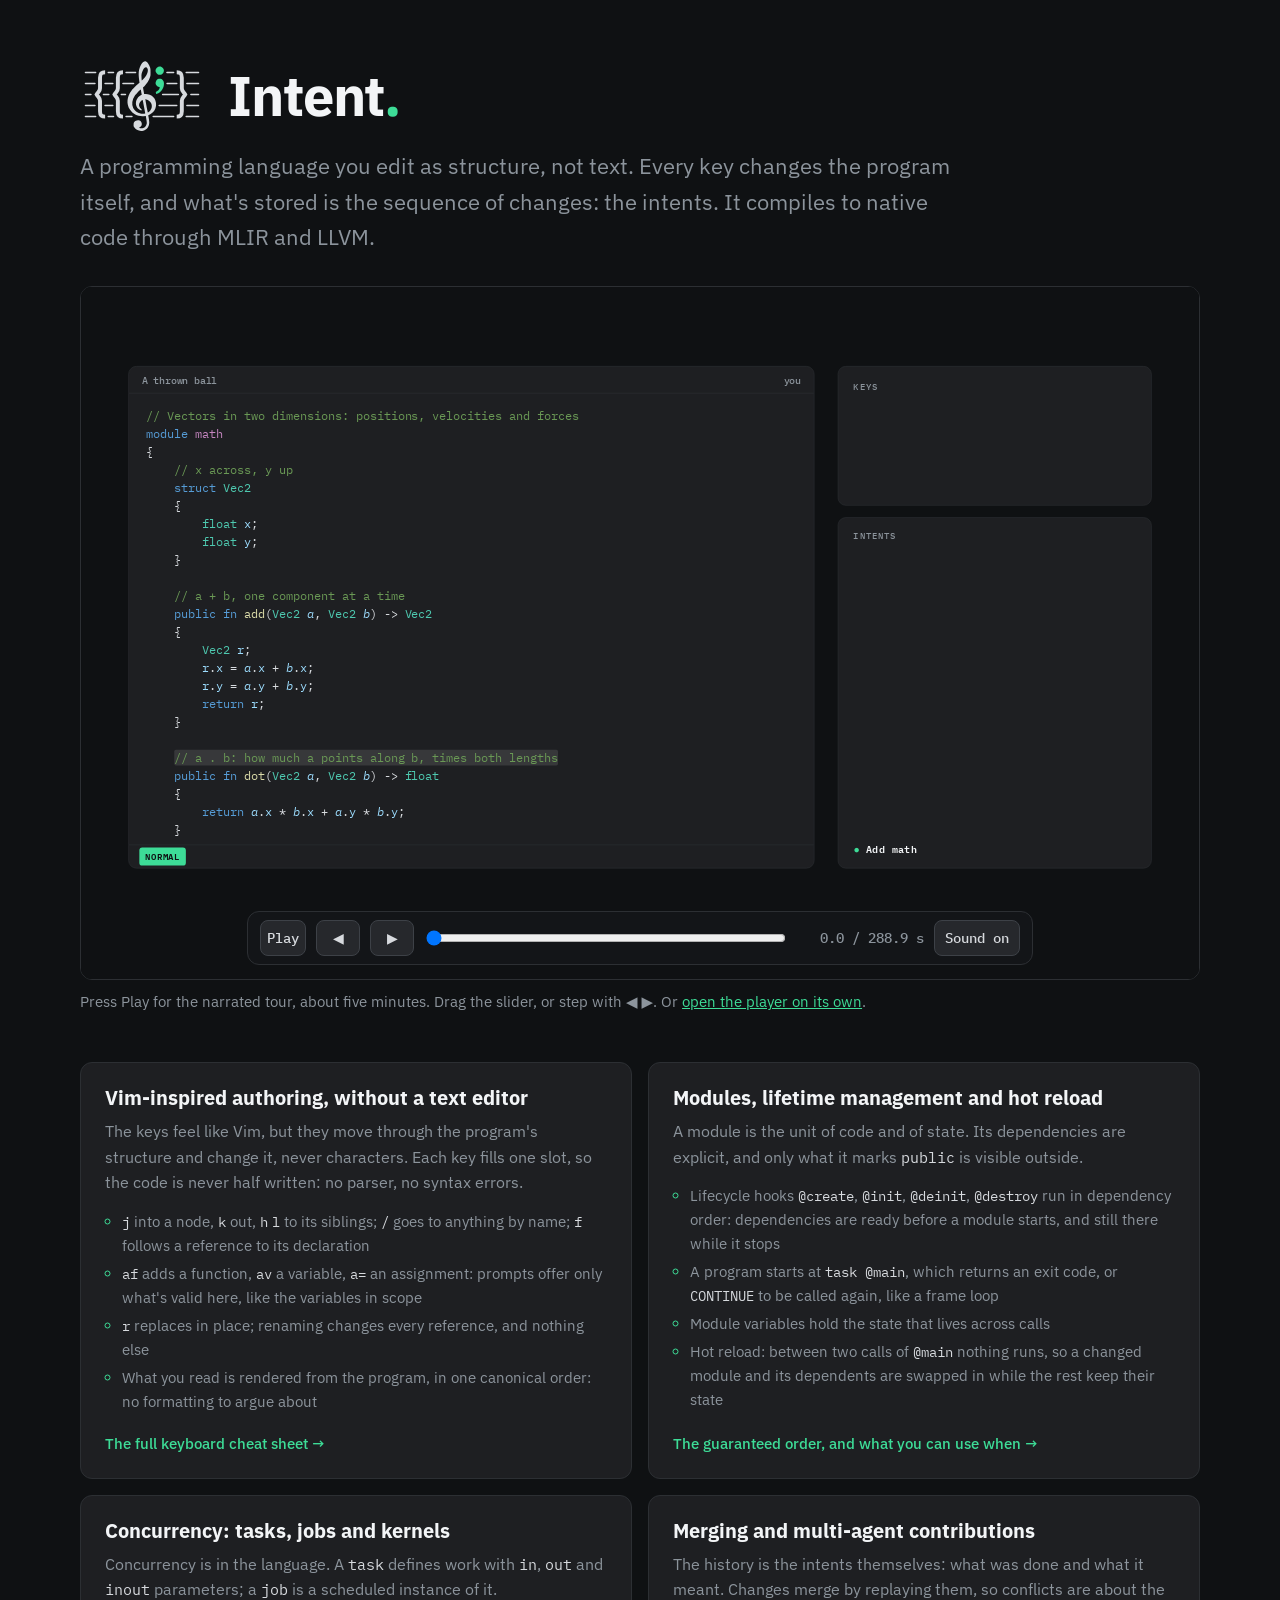
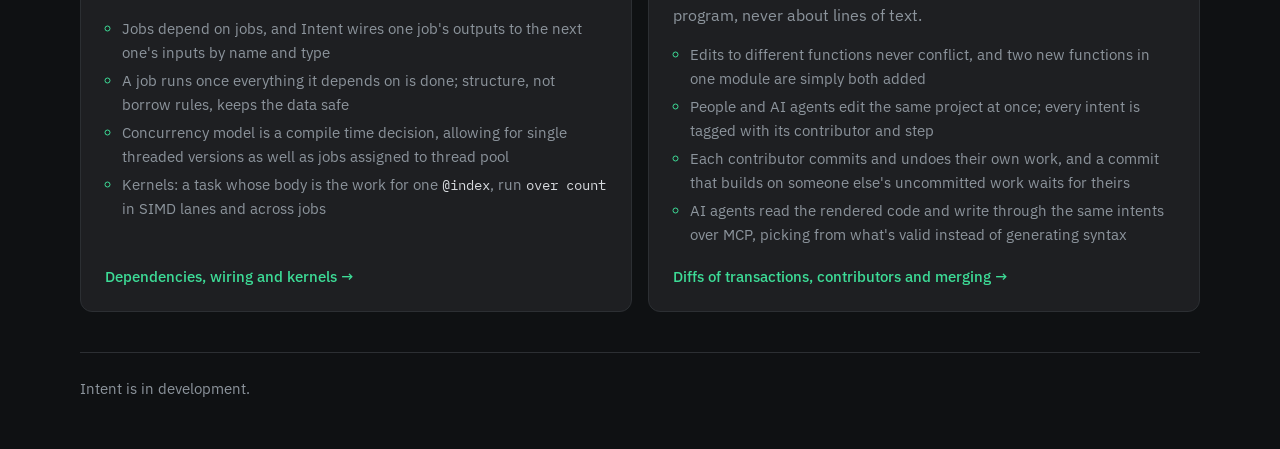
<file: index.html>
<!doctype html>
<html lang="en">
<head>
<meta charset="utf-8">
<meta name="viewport" content="width=device-width, initial-scale=1">
<title>Intent</title>
<link rel="icon" href="data:,">
<meta name="description" content="Intent is a programming language you edit as structure, not text. Watch a program being built.">
<link rel="preconnect" href="https://fonts.googleapis.com">
<link href="https://fonts.googleapis.com/css2?family=IBM+Plex+Mono:wght@400;500;600&amp;family=IBM+Plex+Sans:wght@400;500;600;700&amp;display=swap" rel="stylesheet">
<link rel="stylesheet" href="site.css">
</head>
<body>
<main>
  <header class="brand">
    <svg xmlns="http://www.w3.org/2000/svg" viewBox="377 100 632 410" class="mark" aria-hidden="true">
  <g fill="currentColor">
    <!-- The staff: five lines that stop 12 units from every glyph -->
    <g>
      <rect x="401" y="180" width="59.6" height="8" rx="4"/>
      <rect x="517" y="180" width="34.6" height="8" rx="4"/>
      <rect x="608" y="180" width="56.1" height="8" rx="4"/>
      <rect x="816.4" y="180" width="41.6" height="8" rx="4"/>
      <rect x="914.4" y="180" width="70.6" height="8" rx="4"/>
      <rect x="401" y="236" width="56" height="8" rx="4"/>
      <rect x="501" y="236" width="47" height="8" rx="4"/>
      <rect x="592" y="236" width="61.8" height="8" rx="4"/>
      <rect x="817" y="236" width="57" height="8" rx="4"/>
      <rect x="918" y="236" width="67" height="8" rx="4"/>
      <rect x="401" y="292" width="35.6" height="8" rx="4"/>
      <rect x="492.6" y="292" width="35" height="8" rx="4"/>
      <rect x="583.6" y="292" width="29" height="8" rx="4"/>
      <rect x="794.3" y="292" width="88.1" height="8" rx="4"/>
      <rect x="938.4" y="292" width="46.6" height="8" rx="4"/>
      <rect x="401" y="348" width="56" height="8" rx="4"/>
      <rect x="501" y="348" width="47" height="8" rx="4"/>
      <rect x="776.8" y="348" width="97.3" height="8" rx="4"/>
      <rect x="918" y="348" width="67" height="8" rx="4"/>
      <rect x="401" y="404" width="59.6" height="8" rx="4"/>
      <rect x="517" y="404" width="34.6" height="8" rx="4"/>
      <rect x="608" y="404" width="37.5" height="8" rx="4"/>
      <rect x="746.3" y="404" width="111.8" height="8" rx="4"/>
      <rect x="914.4" y="404" width="70.6" height="8" rx="4"/>
    </g>
    <!-- Two opening braces, the clef, a semicolon and a closing brace -->
    <g fill="none" stroke="currentColor" stroke-width="20" stroke-miterlimit="10">
      <path transform="translate(479 0)" d="M26,183L26,183C9,183 0,189 0,211L0,264C0,280 -9,282 -17,296C-9,310 0,312 0,328L0,381C0,403 9,409 26,409L26,409"/>
      <path transform="translate(570 0)" d="M26,183L26,183C9,183 0,189 0,211L0,264C0,280 -9,282 -17,296C-9,310 0,312 0,328L0,381C0,403 9,409 26,409L26,409"/>
      <path transform="translate(896 0) scale(-1 1)" d="M26,183L26,183C9,183 0,189 0,211L0,264C0,280 -9,282 -17,296C-9,310 0,312 0,328L0,381C0,403 9,409 26,409L26,409"/>
    </g>
    <path d="M699.7,480.6C681,485.6 659.7,477.4 652.4,462.4C650.1,457.7 649.8,456.1 650.2,449.1C650.5,442.2 650.9,440.6 653.5,436.8C659.4,428.3 671.5,424.7 680.5,428.9C688.3,432.5 692,438.4 692,447.1C692,455.5 687.8,461.7 680.4,464.4L676.5,465.8L680.2,467.4C684.7,469.3 694.1,469.4 699.2,467.6C707.9,464.5 714.6,456.1 717,445.3C718,441.3 717.7,437.7 715.3,423.2L712.5,405.9L701,406.5C671.4,408.3 647.3,396.6 631.4,372.8C612.2,344.1 615.6,306.4 640.1,275.5C645.1,269.1 663.3,251.1 673.9,241.9L680.3,236.3L678.1,219.4C677,210.1 676,198.2 676,192.9C676,158.2 695.1,124.2 712.7,127.5C720.3,128.9 728.6,141.2 734.2,159C736.2,165.6 736.5,168.5 736.5,183.5C736.5,200.1 736.4,200.7 733.2,210.1C727.7,226.3 718.9,240 705.3,253.6L698.1,260.9L701,276.7C702.7,285.4 704,292.8 704,293.3C704,293.7 707.5,294 711.8,294C725.8,294 739,299.1 748.6,308.1C755.7,314.9 758.5,319.2 761.5,328C771,355.9 759.6,384.2 733.3,397.8C728.7,400.2 725,402.2 725,402.4C725,402.5 726.1,409.3 727.5,417.4C728.9,425.5 730,434.8 730,437.9C730,459.8 718.8,475.5 699.7,480.6ZM685.2,393.6C690.2,394.9 706.8,394.9 708.9,393.6C709.8,393 709.5,391.3 702.5,354.5C700.1,341.9 697.8,329.8 697.4,327.8C696.5,322.5 694.6,322.9 687.9,329.8C681.8,336.2 678,344.2 678,350.8C678,356.2 682.3,364.2 687.6,368.5C692.1,372.3 693.1,374.9 690.6,377C689.4,377.9 687.9,377.6 683,375.4C675.2,371.9 668,364.2 665,356.3C657.1,335.1 666.1,311.4 686.6,299.9L691.7,297L689.3,284.3C688.1,277.4 686.8,271.5 686.5,271.2C685.6,270.2 661.4,295.5 656.2,302.9C642.6,322.3 639.5,346.3 648.1,365.2C653.9,377.6 669.6,389.6 685.2,393.6ZM718.6,369.3C720.6,379.6 722.6,388 723,388C724.4,388 731.6,382.3 734.4,378.9C736,377 738.6,372.8 740.2,369.5C743.8,361.8 744.1,352 740.9,343.5C737,332.9 724.9,322.8 714.6,321.4C710,320.7 709.9,320.8 710.4,323.1C710.7,324.4 711.9,331.1 713,338C714.1,344.9 716.7,358.9 718.6,369.3ZM691.6,223C692.3,225.3 692.6,225.1 698.8,218.5C711.5,204.9 718.5,193.8 721.4,182.3C723.4,174.5 723.4,168.7 721.4,164.7C715.5,153.1 705,156.8 697,173.4C691.1,185.6 689.7,193 690.4,208C690.7,214.9 691.3,221.6 691.6,223Z"/>
    <path class="semicolon" d="M792.8,194.1C787.9,196.6 778.8,196.6 774,194.1C769,191.4 765.3,187.2 763.5,182.1C760.5,173.6 762.2,166.5 768.9,159.9C776.1,152.6 784.1,151.2 792.6,155.5C803.3,161.1 807.7,172.6 802.9,183C800.4,188.6 797.6,191.6 792.8,194.1ZM776.6,289.4L776.3,289.6C769.6,292.8 767,294.1 765.7,293.3C764.9,292.7 764.6,291.3 764.1,288.9C763.5,286 763.1,283.6 763.2,283.5C775.2,276.3 780,271.5 782.5,264.2C783.3,261.7 784,259.3 784,259C784,258.6 782.2,258 779.9,257.6C774.4,256.7 770.9,254.8 767.2,250.6C761.7,244.3 760.6,236.5 764.4,228.5C767.5,221.8 772.6,217.5 778.9,216.1C787.4,214.3 793.6,216.4 799.2,223C803.5,228 805,232.8 805,241.6C804.9,261.9 793.4,281.4 776.6,289.4Z"/>
  </g>
</svg>

    <h1>Intent<span>.</span></h1>
  </header>
  <p class="lead">A programming language you edit as structure, not text. Every key changes the program itself, and what's stored is the sequence of changes: the intents. It compiles to native code through MLIR and LLVM.</p>

  <iframe class="player" src="player/" title="A program being built in the Intent editor" allow="autoplay"></iframe>
  <p class="hint">Press Play for the narrated tour, about five minutes. Drag the slider, or step with ◀ ▶. Or <a href="player/">open the player on its own</a>.</p>

  <ul class="points">
    <li>
      <h2><a href="authoring.html">Vim-inspired authoring, without a text editor</a></h2>
      <p>The keys feel like Vim, but they move through the program's structure and change it, never characters. Each key fills one slot, so the code is never half written: no parser, no syntax errors.</p>
      <ul>
        <li><code>j</code> into a node, <code>k</code> out, <code>h</code> <code>l</code> to its siblings; <code>/</code> goes to anything by name; <code>f</code> follows a reference to its declaration</li>
        <li><code>af</code> adds a function, <code>av</code> a variable, <code>a=</code> an assignment: prompts offer only what's valid here, like the variables in scope</li>
        <li><code>r</code> replaces in place; renaming changes every reference, and nothing else</li>
        <li>What you read is rendered from the program, in one canonical order: no formatting to argue about</li>
      </ul>
      <p class="more"><a href="authoring.html">The full keyboard cheat sheet →</a></p>
    </li>
    <li>
      <h2><a href="modules.html">Modules, lifetime management and hot reload</a></h2>
      <p>A module is the unit of code and of state. Its dependencies are explicit, and only what it marks <code>public</code> is visible outside.</p>
      <ul>
        <li>Lifecycle hooks <code>@create</code>, <code>@init</code>, <code>@deinit</code>, <code>@destroy</code> run in dependency order: dependencies are ready before a module starts, and still there while it stops</li>
        <li>A program starts at <code>task @main</code>, which returns an exit code, or <code>CONTINUE</code> to be called again, like a frame loop</li>
        <li>Module variables hold the state that lives across calls</li>
        <li>Hot reload: between two calls of <code>@main</code> nothing runs, so a changed module and its dependents are swapped in while the rest keep their state</li>
      </ul>
      <p class="more"><a href="modules.html">The guaranteed order, and what you can use when →</a></p>
    </li>
    <li>
      <h2><a href="concurrency.html">Concurrency: tasks, jobs and kernels</a></h2>
      <p>Concurrency is in the language. A <code>task</code> defines work with <code>in</code>, <code>out</code> and <code>inout</code> parameters; a <code>job</code> is a scheduled instance of it.</p>
      <ul>
        <li>Jobs depend on jobs, and Intent wires one job's outputs to the next one's inputs by name and type</li>
        <li>A job runs once everything it depends on is done; structure, not borrow rules, keeps the data safe</li>
        <li>Concurrency model is a compile time decision, allowing for single threaded versions as well as jobs assigned to thread pool</li>
        <li>Kernels: a task whose body is the work for one <code>@index</code>, run <code>over count</code> in SIMD lanes and across jobs</li>
      </ul>
      <p class="more"><a href="concurrency.html">Dependencies, wiring and kernels →</a></p>
    </li>
    <li>
      <h2><a href="merging.html">Merging and multi-agent contributions</a></h2>
      <p>The history is the intents themselves: what was done and what it meant. Changes merge by replaying them, so conflicts are about the program, never about lines of text.</p>
      <ul>
        <li>Edits to different functions never conflict, and two new functions in one module are simply both added</li>
        <li>People and AI agents edit the same project at once; every intent is tagged with its contributor and step</li>
        <li>Each contributor commits and undoes their own work, and a commit that builds on someone else's uncommitted work waits for theirs</li>
        <li>AI agents read the rendered code and write through the same intents over MCP, picking from what's valid instead of generating syntax</li>
      </ul>
      <p class="more"><a href="merging.html">Diffs of transactions, contributors and merging →</a></p>
    </li>
  </ul>
</main>
<footer>Intent is in development.</footer>
</body>
</html>
</file>
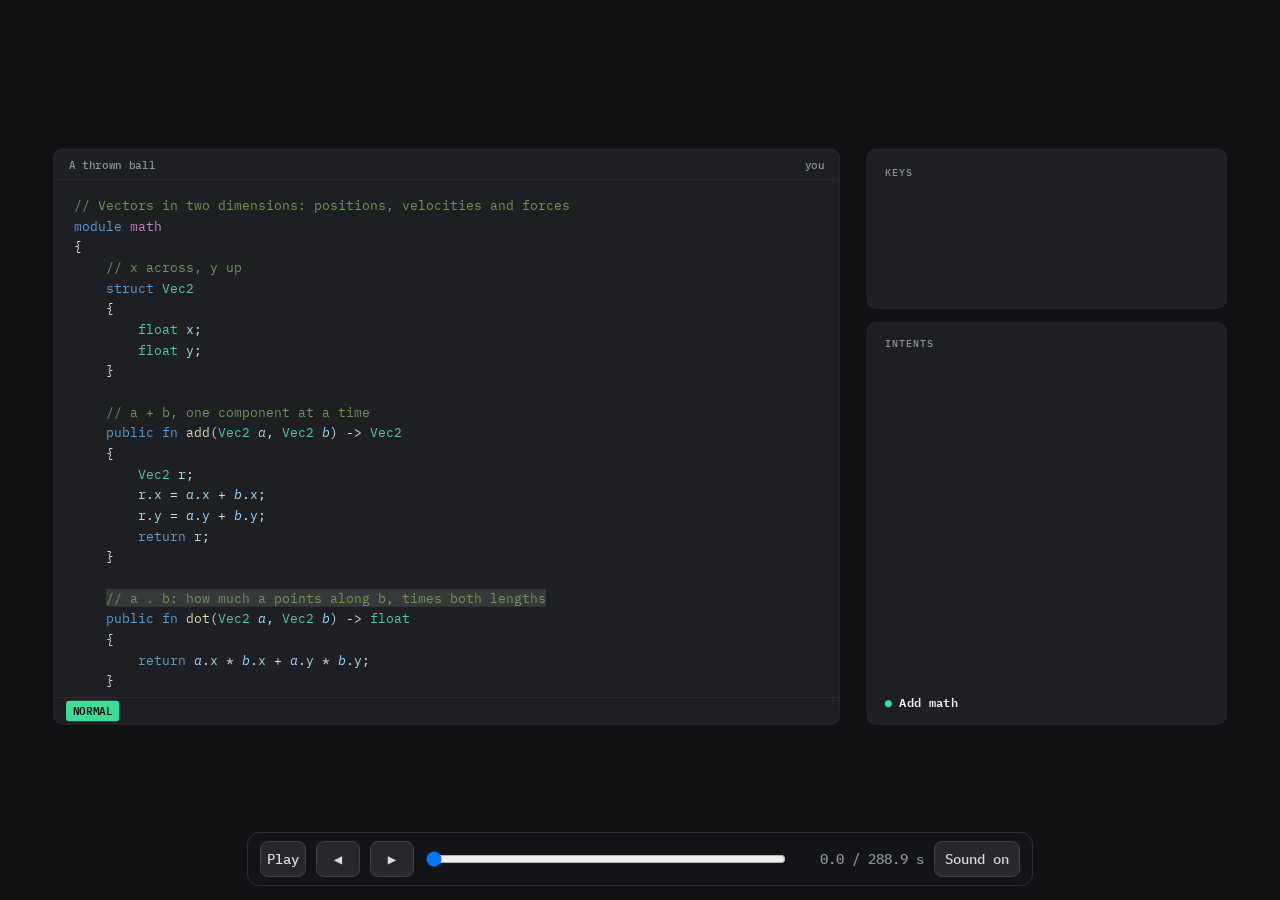
<file: player/index.html>
<!doctype html>
<html lang="en">
<head>
<meta charset="utf-8">
<meta name="viewport" content="width=device-width, initial-scale=1">
<title>Intent — being played</title>
<link rel="preconnect" href="https://fonts.googleapis.com">
<link href="https://fonts.googleapis.com/css2?family=IBM+Plex+Mono:wght@400;500;600&amp;family=IBM+Plex+Sans:wght@400;500;600;700&amp;display=swap" rel="stylesheet">
<link rel="stylesheet" href="player.css">
</head>
<body>
<div id="viewport">
  <div id="stage">
    <div id="caption"></div>

    <section id="editor" aria-label="The Intent editor">
      <header id="titlebar"><span id="title"></span><span id="who">you</span></header>
      <div id="code-view"><pre id="code"></pre></div>
      <div id="prompt" hidden>
        <div id="prompt-label"></div>
        <div id="prompt-input"><span id="prompt-text"></span><span id="caret"></span></div>
        <div id="prompt-option" hidden></div>
      </div>
      <div id="terminal" hidden>
        <div class="terminal-head">Build · run</div>
        <pre id="terminal-text"></pre>
      </div>
      <footer id="modeline"><span id="mode">NORMAL</span><span id="action"></span></footer>
    </section>

    <aside id="keys" aria-label="Keys pressed" aria-live="polite">
      <h2>Keys <span id="fast"></span></h2>
      <div id="keycaps"></div>
      <div id="keylabel"></div>
    </aside>

    <aside id="history" aria-label="Recorded intents">
      <h2>Intents</h2>
      <ol id="intents"></ol>
    </aside>
  </div>
</div>

<div id="controls">
  <button id="play" type="button">Pause</button>
  <button id="back" type="button" aria-label="Previous step">◀</button>
  <button id="next" type="button" aria-label="Next step">▶</button>
  <input id="scrub" type="range" min="0" max="1000" value="0" aria-label="Position">
  <span id="clock"></span>
  <button id="sound" type="button" hidden>Sound on</button>
</div>
<script src="player.js"></script>
</body>
</html>
</file>
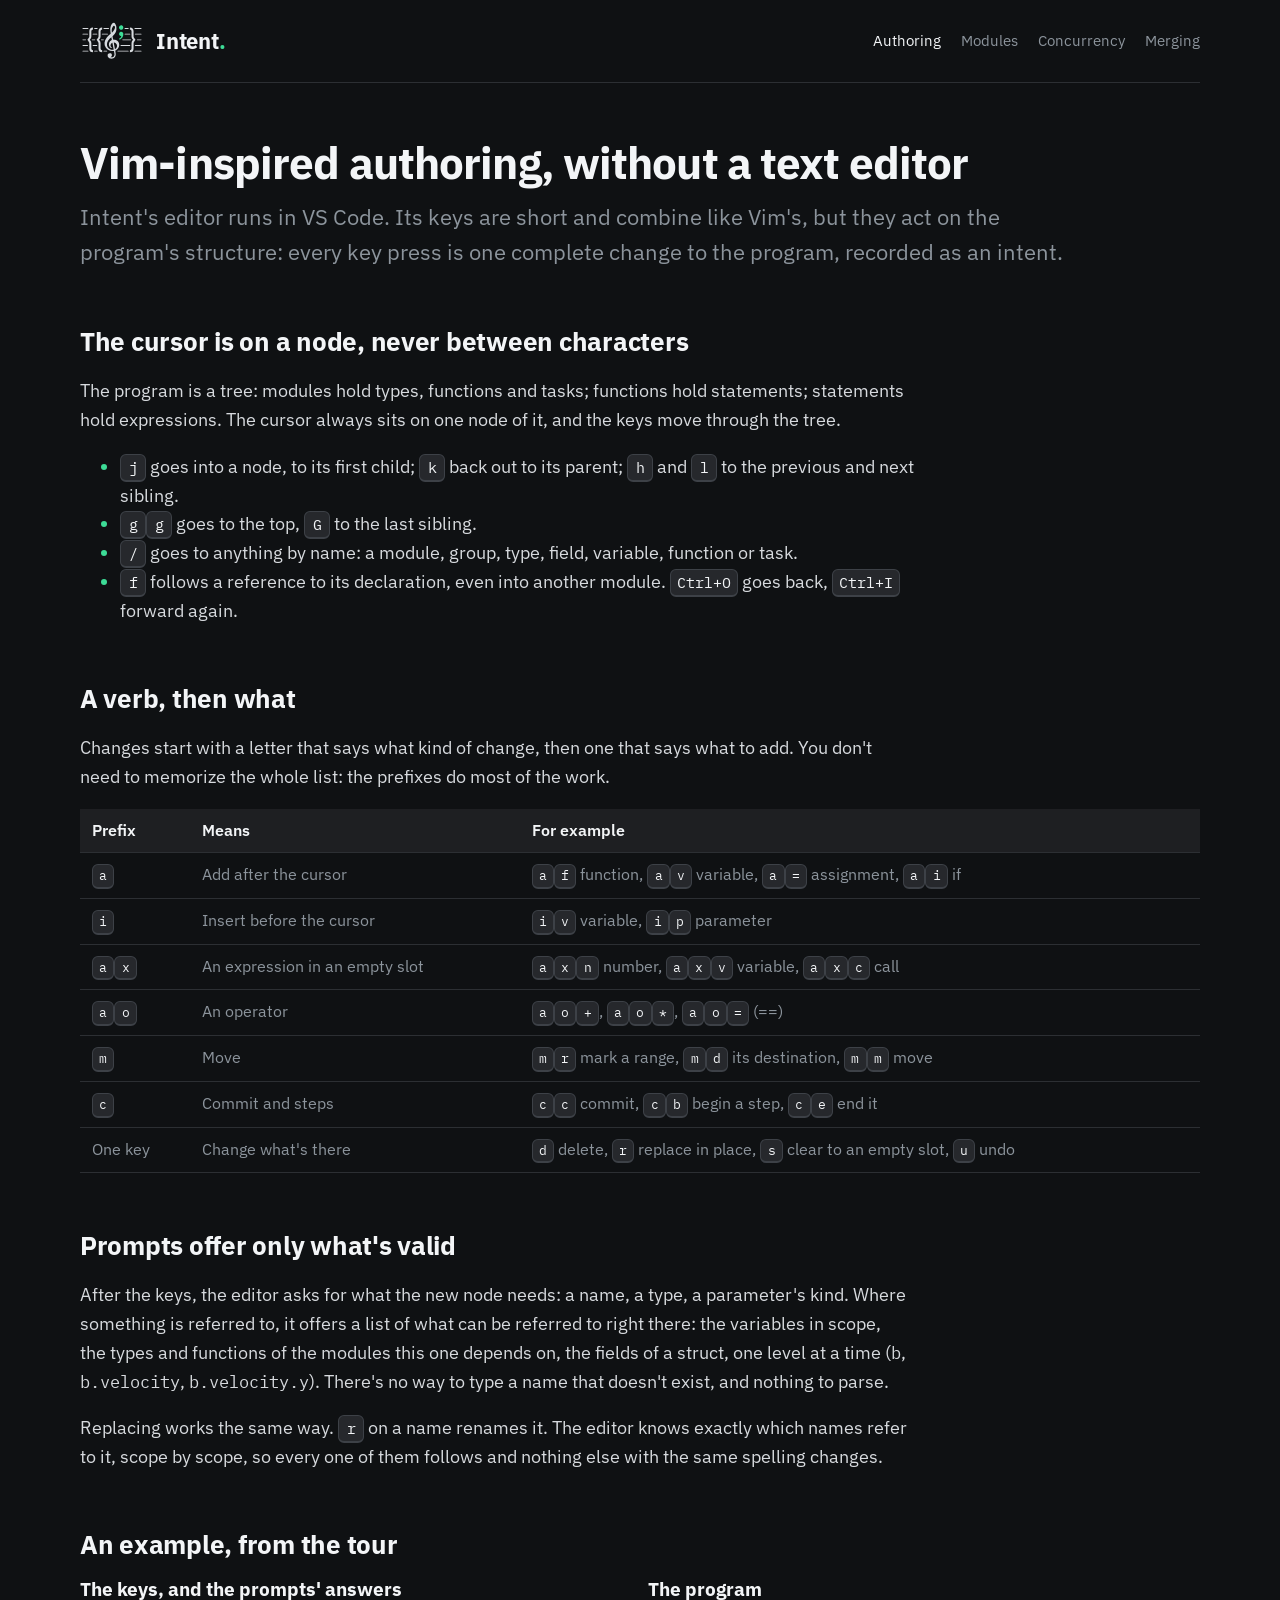
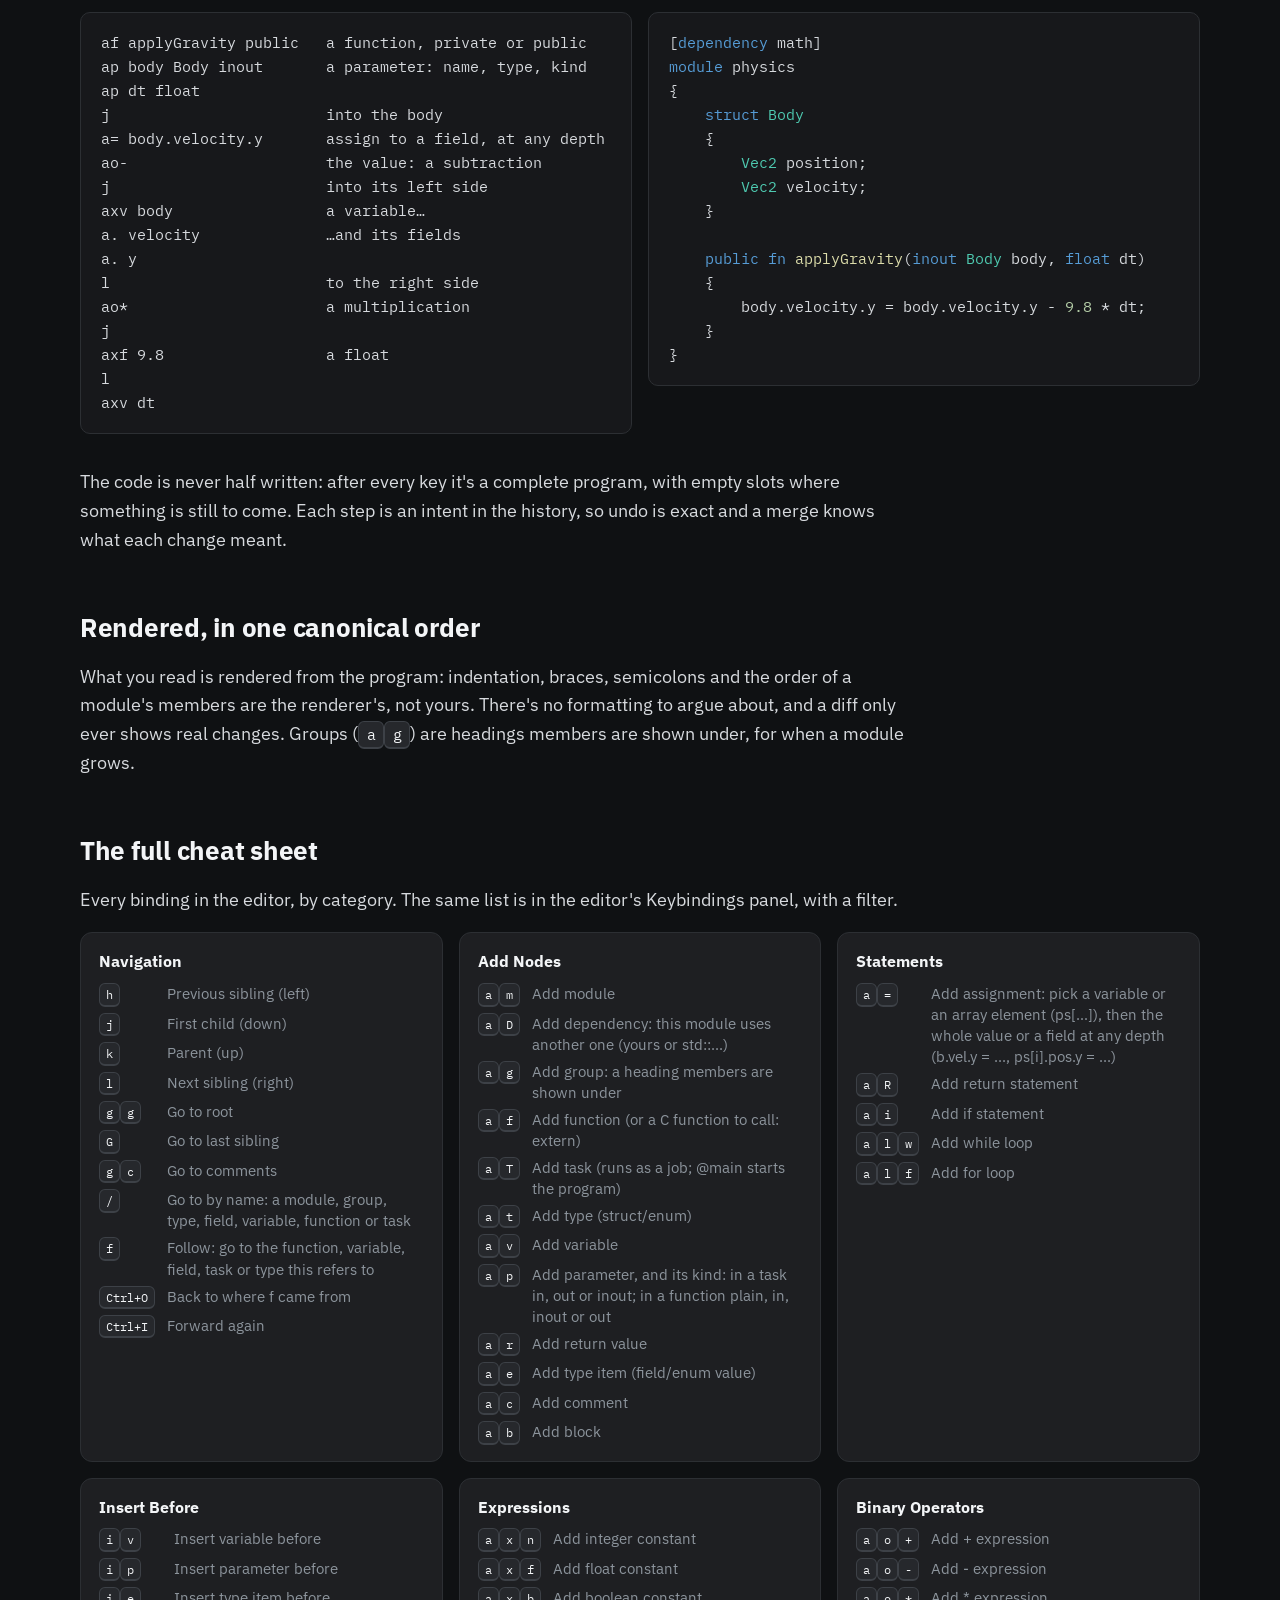
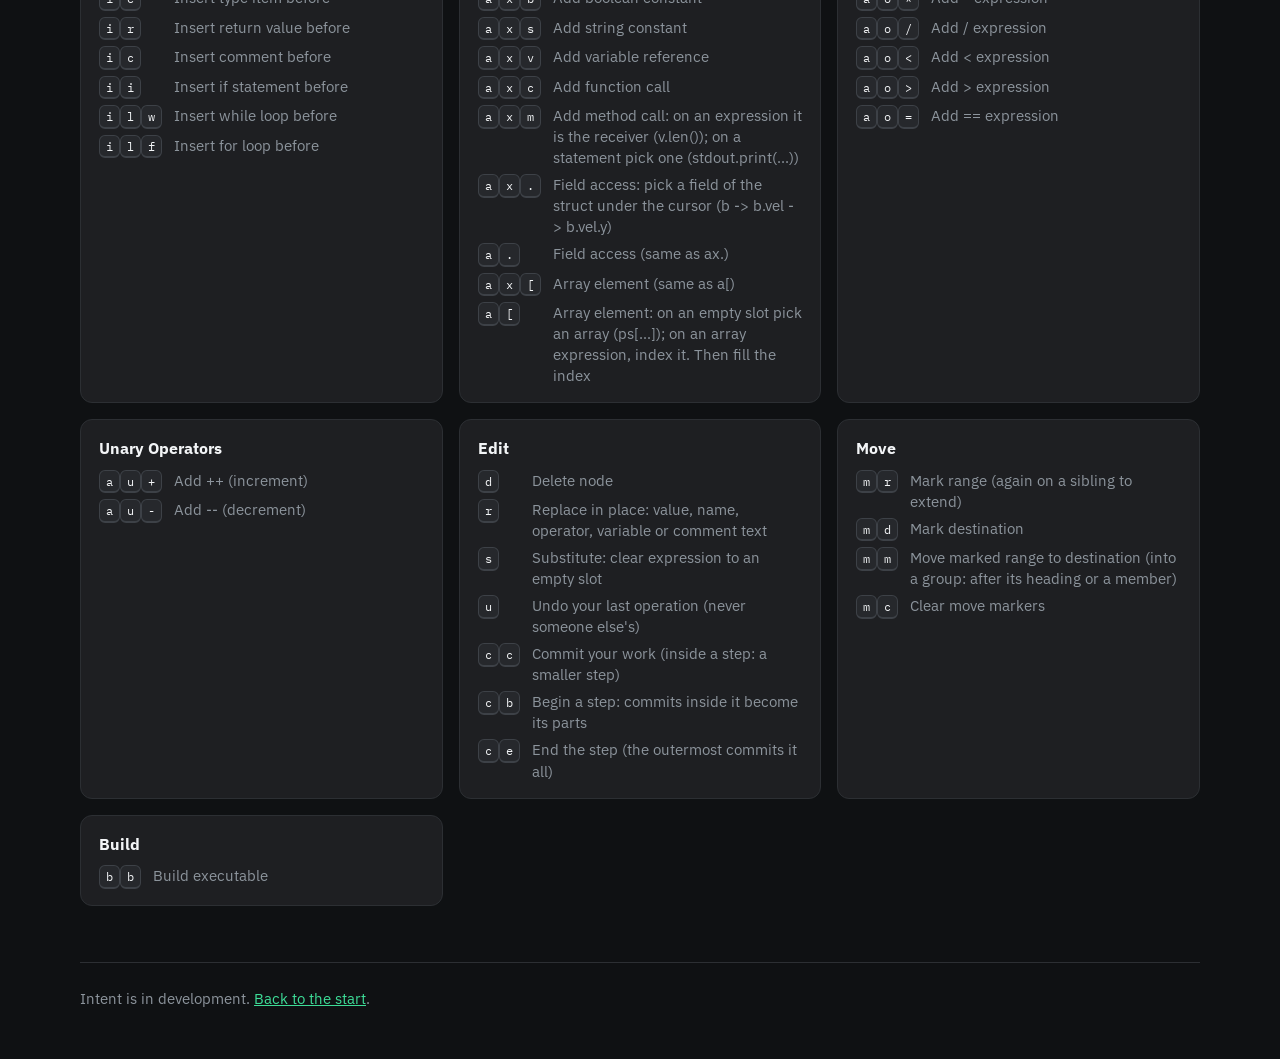
<file: authoring.html>
<!doctype html>
<html lang="en">
<head>
<meta charset="utf-8">
<meta name="viewport" content="width=device-width, initial-scale=1">
<title>Intent · Authoring</title>
<link rel="icon" href="data:,">
<meta name="description" content="Vim-inspired authoring in Intent: keys that change the program's structure, and the full keyboard cheat sheet.">
<link rel="preconnect" href="https://fonts.googleapis.com">
<link href="https://fonts.googleapis.com/css2?family=IBM+Plex+Mono:wght@400;500;600&amp;family=IBM+Plex+Sans:wght@400;500;600;700&amp;display=swap" rel="stylesheet">
<link rel="stylesheet" href="site.css">
</head>
<body>
<header class="top">
  <a class="home" href="./"><svg xmlns="http://www.w3.org/2000/svg" viewBox="377 100 632 410" class="mark" aria-hidden="true">
  <g fill="currentColor">
    <!-- The staff: five lines that stop 12 units from every glyph -->
    <g>
      <rect x="401" y="180" width="59.6" height="8" rx="4"/>
      <rect x="517" y="180" width="34.6" height="8" rx="4"/>
      <rect x="608" y="180" width="56.1" height="8" rx="4"/>
      <rect x="816.4" y="180" width="41.6" height="8" rx="4"/>
      <rect x="914.4" y="180" width="70.6" height="8" rx="4"/>
      <rect x="401" y="236" width="56" height="8" rx="4"/>
      <rect x="501" y="236" width="47" height="8" rx="4"/>
      <rect x="592" y="236" width="61.8" height="8" rx="4"/>
      <rect x="817" y="236" width="57" height="8" rx="4"/>
      <rect x="918" y="236" width="67" height="8" rx="4"/>
      <rect x="401" y="292" width="35.6" height="8" rx="4"/>
      <rect x="492.6" y="292" width="35" height="8" rx="4"/>
      <rect x="583.6" y="292" width="29" height="8" rx="4"/>
      <rect x="794.3" y="292" width="88.1" height="8" rx="4"/>
      <rect x="938.4" y="292" width="46.6" height="8" rx="4"/>
      <rect x="401" y="348" width="56" height="8" rx="4"/>
      <rect x="501" y="348" width="47" height="8" rx="4"/>
      <rect x="776.8" y="348" width="97.3" height="8" rx="4"/>
      <rect x="918" y="348" width="67" height="8" rx="4"/>
      <rect x="401" y="404" width="59.6" height="8" rx="4"/>
      <rect x="517" y="404" width="34.6" height="8" rx="4"/>
      <rect x="608" y="404" width="37.5" height="8" rx="4"/>
      <rect x="746.3" y="404" width="111.8" height="8" rx="4"/>
      <rect x="914.4" y="404" width="70.6" height="8" rx="4"/>
    </g>
    <!-- Two opening braces, the clef, a semicolon and a closing brace -->
    <g fill="none" stroke="currentColor" stroke-width="20" stroke-miterlimit="10">
      <path transform="translate(479 0)" d="M26,183L26,183C9,183 0,189 0,211L0,264C0,280 -9,282 -17,296C-9,310 0,312 0,328L0,381C0,403 9,409 26,409L26,409"/>
      <path transform="translate(570 0)" d="M26,183L26,183C9,183 0,189 0,211L0,264C0,280 -9,282 -17,296C-9,310 0,312 0,328L0,381C0,403 9,409 26,409L26,409"/>
      <path transform="translate(896 0) scale(-1 1)" d="M26,183L26,183C9,183 0,189 0,211L0,264C0,280 -9,282 -17,296C-9,310 0,312 0,328L0,381C0,403 9,409 26,409L26,409"/>
    </g>
    <path d="M699.7,480.6C681,485.6 659.7,477.4 652.4,462.4C650.1,457.7 649.8,456.1 650.2,449.1C650.5,442.2 650.9,440.6 653.5,436.8C659.4,428.3 671.5,424.7 680.5,428.9C688.3,432.5 692,438.4 692,447.1C692,455.5 687.8,461.7 680.4,464.4L676.5,465.8L680.2,467.4C684.7,469.3 694.1,469.4 699.2,467.6C707.9,464.5 714.6,456.1 717,445.3C718,441.3 717.7,437.7 715.3,423.2L712.5,405.9L701,406.5C671.4,408.3 647.3,396.6 631.4,372.8C612.2,344.1 615.6,306.4 640.1,275.5C645.1,269.1 663.3,251.1 673.9,241.9L680.3,236.3L678.1,219.4C677,210.1 676,198.2 676,192.9C676,158.2 695.1,124.2 712.7,127.5C720.3,128.9 728.6,141.2 734.2,159C736.2,165.6 736.5,168.5 736.5,183.5C736.5,200.1 736.4,200.7 733.2,210.1C727.7,226.3 718.9,240 705.3,253.6L698.1,260.9L701,276.7C702.7,285.4 704,292.8 704,293.3C704,293.7 707.5,294 711.8,294C725.8,294 739,299.1 748.6,308.1C755.7,314.9 758.5,319.2 761.5,328C771,355.9 759.6,384.2 733.3,397.8C728.7,400.2 725,402.2 725,402.4C725,402.5 726.1,409.3 727.5,417.4C728.9,425.5 730,434.8 730,437.9C730,459.8 718.8,475.5 699.7,480.6ZM685.2,393.6C690.2,394.9 706.8,394.9 708.9,393.6C709.8,393 709.5,391.3 702.5,354.5C700.1,341.9 697.8,329.8 697.4,327.8C696.5,322.5 694.6,322.9 687.9,329.8C681.8,336.2 678,344.2 678,350.8C678,356.2 682.3,364.2 687.6,368.5C692.1,372.3 693.1,374.9 690.6,377C689.4,377.9 687.9,377.6 683,375.4C675.2,371.9 668,364.2 665,356.3C657.1,335.1 666.1,311.4 686.6,299.9L691.7,297L689.3,284.3C688.1,277.4 686.8,271.5 686.5,271.2C685.6,270.2 661.4,295.5 656.2,302.9C642.6,322.3 639.5,346.3 648.1,365.2C653.9,377.6 669.6,389.6 685.2,393.6ZM718.6,369.3C720.6,379.6 722.6,388 723,388C724.4,388 731.6,382.3 734.4,378.9C736,377 738.6,372.8 740.2,369.5C743.8,361.8 744.1,352 740.9,343.5C737,332.9 724.9,322.8 714.6,321.4C710,320.7 709.9,320.8 710.4,323.1C710.7,324.4 711.9,331.1 713,338C714.1,344.9 716.7,358.9 718.6,369.3ZM691.6,223C692.3,225.3 692.6,225.1 698.8,218.5C711.5,204.9 718.5,193.8 721.4,182.3C723.4,174.5 723.4,168.7 721.4,164.7C715.5,153.1 705,156.8 697,173.4C691.1,185.6 689.7,193 690.4,208C690.7,214.9 691.3,221.6 691.6,223Z"/>
    <path class="semicolon" d="M792.8,194.1C787.9,196.6 778.8,196.6 774,194.1C769,191.4 765.3,187.2 763.5,182.1C760.5,173.6 762.2,166.5 768.9,159.9C776.1,152.6 784.1,151.2 792.6,155.5C803.3,161.1 807.7,172.6 802.9,183C800.4,188.6 797.6,191.6 792.8,194.1ZM776.6,289.4L776.3,289.6C769.6,292.8 767,294.1 765.7,293.3C764.9,292.7 764.6,291.3 764.1,288.9C763.5,286 763.1,283.6 763.2,283.5C775.2,276.3 780,271.5 782.5,264.2C783.3,261.7 784,259.3 784,259C784,258.6 782.2,258 779.9,257.6C774.4,256.7 770.9,254.8 767.2,250.6C761.7,244.3 760.6,236.5 764.4,228.5C767.5,221.8 772.6,217.5 778.9,216.1C787.4,214.3 793.6,216.4 799.2,223C803.5,228 805,232.8 805,241.6C804.9,261.9 793.4,281.4 776.6,289.4Z"/>
  </g>
</svg>
<strong>Intent<span>.</span></strong></a>
  <nav aria-label="Topics">
    <a href="authoring.html" aria-current="page">Authoring</a>
    <a href="modules.html">Modules</a>
    <a href="concurrency.html">Concurrency</a>
    <a href="merging.html">Merging</a>
  </nav>
</header>
<main class="topic">
  <h1>Vim-inspired authoring, without a text editor</h1>
  <p class="lead">Intent's editor runs in VS Code. Its keys are short and combine like Vim's, but they act on the program's structure: every key press is one complete change to the program, recorded as an intent.</p>

  <h2>The cursor is on a node, never between characters</h2>
  <p>The program is a tree: modules hold types, functions and tasks; functions hold statements; statements hold expressions. The cursor always sits on one node of it, and the keys move through the tree.</p>
  <ul>
    <li><kbd>j</kbd> goes into a node, to its first child; <kbd>k</kbd> back out to its parent; <kbd>h</kbd> and <kbd>l</kbd> to the previous and next sibling.</li>
    <li><kbd>g</kbd><kbd>g</kbd> goes to the top, <kbd>G</kbd> to the last sibling.</li>
    <li><kbd>/</kbd> goes to anything by name: a module, group, type, field, variable, function or task.</li>
    <li><kbd>f</kbd> follows a reference to its declaration, even into another module. <kbd>Ctrl+O</kbd> goes back, <kbd>Ctrl+I</kbd> forward again.</li>
  </ul>

  <h2>A verb, then what</h2>
  <p>Changes start with a letter that says what kind of change, then one that says what to add. You don't need to memorize the whole list: the prefixes do most of the work.</p>
  <div class="table"><table>
    <thead><tr><th>Prefix</th><th>Means</th><th>For example</th></tr></thead>
    <tbody>
      <tr><td><kbd>a</kbd></td><td>Add after the cursor</td><td><kbd>a</kbd><kbd>f</kbd> function, <kbd>a</kbd><kbd>v</kbd> variable, <kbd>a</kbd><kbd>=</kbd> assignment, <kbd>a</kbd><kbd>i</kbd> if</td></tr>
      <tr><td><kbd>i</kbd></td><td>Insert before the cursor</td><td><kbd>i</kbd><kbd>v</kbd> variable, <kbd>i</kbd><kbd>p</kbd> parameter</td></tr>
      <tr><td><kbd>a</kbd><kbd>x</kbd></td><td>An expression in an empty slot</td><td><kbd>a</kbd><kbd>x</kbd><kbd>n</kbd> number, <kbd>a</kbd><kbd>x</kbd><kbd>v</kbd> variable, <kbd>a</kbd><kbd>x</kbd><kbd>c</kbd> call</td></tr>
      <tr><td><kbd>a</kbd><kbd>o</kbd></td><td>An operator</td><td><kbd>a</kbd><kbd>o</kbd><kbd>+</kbd>, <kbd>a</kbd><kbd>o</kbd><kbd>*</kbd>, <kbd>a</kbd><kbd>o</kbd><kbd>=</kbd> (==)</td></tr>
      <tr><td><kbd>m</kbd></td><td>Move</td><td><kbd>m</kbd><kbd>r</kbd> mark a range, <kbd>m</kbd><kbd>d</kbd> its destination, <kbd>m</kbd><kbd>m</kbd> move</td></tr>
      <tr><td><kbd>c</kbd></td><td>Commit and steps</td><td><kbd>c</kbd><kbd>c</kbd> commit, <kbd>c</kbd><kbd>b</kbd> begin a step, <kbd>c</kbd><kbd>e</kbd> end it</td></tr>
      <tr><td>One key</td><td>Change what's there</td><td><kbd>d</kbd> delete, <kbd>r</kbd> replace in place, <kbd>s</kbd> clear to an empty slot, <kbd>u</kbd> undo</td></tr>
    </tbody>
  </table></div>

  <h2>Prompts offer only what's valid</h2>
  <p>After the keys, the editor asks for what the new node needs: a name, a type, a parameter's kind. Where something is referred to, it offers a list of what can be referred to right there: the variables in scope, the types and functions of the modules this one depends on, the fields of a struct, one level at a time (<code>b</code>, <code>b.velocity</code>, <code>b.velocity.y</code>). There's no way to type a name that doesn't exist, and nothing to parse.</p>
  <p>Replacing works the same way. <kbd>r</kbd> on a name renames it. The editor knows exactly which names refer to it, scope by scope, so every one of them follows and nothing else with the same spelling changes.</p>

  <h2>An example, from the tour</h2>
  <div class="pair">
    <div>
      <h3>The keys, and the prompts' answers</h3>
<pre class="plain">af applyGravity public   a function, private or public
ap body Body inout       a parameter: name, type, kind
ap dt float
j                        into the body
a= body.velocity.y       assign to a field, at any depth
ao-                      the value: a subtraction
j                        into its left side
axv body                 a variable…
a. velocity              …and its fields
a. y
l                        to the right side
ao*                      a multiplication
j
axf 9.8                  a float
l
axv dt</pre>
    </div>
    <div>
      <h3>The program</h3>
<pre class="code">[dependency math]
module physics
{
    struct Body
    {
        Vec2 position;
        Vec2 velocity;
    }

    public fn applyGravity(inout Body body, float dt)
    {
        body.velocity.y = body.velocity.y - 9.8 * dt;
    }
}</pre>
    </div>
  </div>
  <p>The code is never half written: after every key it's a complete program, with empty slots where something is still to come. Each step is an intent in the history, so undo is exact and a merge knows what each change meant.</p>

  <h2>Rendered, in one canonical order</h2>
  <p>What you read is rendered from the program: indentation, braces, semicolons and the order of a module's members are the renderer's, not yours. There's no formatting to argue about, and a diff only ever shows real changes. Groups (<kbd>a</kbd><kbd>g</kbd>) are headings members are shown under, for when a module grows.</p>

  <h2>The full cheat sheet</h2>
  <p>Every binding in the editor, by category. The same list is in the editor's Keybindings panel, with a filter.</p>
  <div class="keys">
    <section>
      <h3>Navigation</h3>
      <dl>
        <dt><kbd>h</kbd></dt><dd>Previous sibling (left)</dd>
        <dt><kbd>j</kbd></dt><dd>First child (down)</dd>
        <dt><kbd>k</kbd></dt><dd>Parent (up)</dd>
        <dt><kbd>l</kbd></dt><dd>Next sibling (right)</dd>
        <dt><kbd>g</kbd><kbd>g</kbd></dt><dd>Go to root</dd>
        <dt><kbd>G</kbd></dt><dd>Go to last sibling</dd>
        <dt><kbd>g</kbd><kbd>c</kbd></dt><dd>Go to comments</dd>
        <dt><kbd>/</kbd></dt><dd>Go to by name: a module, group, type, field, variable, function or task</dd>
        <dt><kbd>f</kbd></dt><dd>Follow: go to the function, variable, field, task or type this refers to</dd>
        <dt><kbd>Ctrl+O</kbd></dt><dd>Back to where f came from</dd>
        <dt><kbd>Ctrl+I</kbd></dt><dd>Forward again</dd>
      </dl>
    </section>
    <section>
      <h3>Add Nodes</h3>
      <dl>
        <dt><kbd>a</kbd><kbd>m</kbd></dt><dd>Add module</dd>
        <dt><kbd>a</kbd><kbd>D</kbd></dt><dd>Add dependency: this module uses another one (yours or std::...)</dd>
        <dt><kbd>a</kbd><kbd>g</kbd></dt><dd>Add group: a heading members are shown under</dd>
        <dt><kbd>a</kbd><kbd>f</kbd></dt><dd>Add function (or a C function to call: extern)</dd>
        <dt><kbd>a</kbd><kbd>T</kbd></dt><dd>Add task (runs as a job; @main starts the program)</dd>
        <dt><kbd>a</kbd><kbd>t</kbd></dt><dd>Add type (struct/enum)</dd>
        <dt><kbd>a</kbd><kbd>v</kbd></dt><dd>Add variable</dd>
        <dt><kbd>a</kbd><kbd>p</kbd></dt><dd>Add parameter, and its kind: in a task in, out or inout; in a function plain, in, inout or out</dd>
        <dt><kbd>a</kbd><kbd>r</kbd></dt><dd>Add return value</dd>
        <dt><kbd>a</kbd><kbd>e</kbd></dt><dd>Add type item (field/enum value)</dd>
        <dt><kbd>a</kbd><kbd>c</kbd></dt><dd>Add comment</dd>
        <dt><kbd>a</kbd><kbd>b</kbd></dt><dd>Add block</dd>
      </dl>
    </section>
    <section>
      <h3>Statements</h3>
      <dl>
        <dt><kbd>a</kbd><kbd>=</kbd></dt><dd>Add assignment: pick a variable or an array element (ps[…]), then the whole value or a field at any depth (b.vel.y = ..., ps[i].pos.y = ...)</dd>
        <dt><kbd>a</kbd><kbd>R</kbd></dt><dd>Add return statement</dd>
        <dt><kbd>a</kbd><kbd>i</kbd></dt><dd>Add if statement</dd>
        <dt><kbd>a</kbd><kbd>l</kbd><kbd>w</kbd></dt><dd>Add while loop</dd>
        <dt><kbd>a</kbd><kbd>l</kbd><kbd>f</kbd></dt><dd>Add for loop</dd>
      </dl>
    </section>
    <section>
      <h3>Insert Before</h3>
      <dl>
        <dt><kbd>i</kbd><kbd>v</kbd></dt><dd>Insert variable before</dd>
        <dt><kbd>i</kbd><kbd>p</kbd></dt><dd>Insert parameter before</dd>
        <dt><kbd>i</kbd><kbd>e</kbd></dt><dd>Insert type item before</dd>
        <dt><kbd>i</kbd><kbd>r</kbd></dt><dd>Insert return value before</dd>
        <dt><kbd>i</kbd><kbd>c</kbd></dt><dd>Insert comment before</dd>
        <dt><kbd>i</kbd><kbd>i</kbd></dt><dd>Insert if statement before</dd>
        <dt><kbd>i</kbd><kbd>l</kbd><kbd>w</kbd></dt><dd>Insert while loop before</dd>
        <dt><kbd>i</kbd><kbd>l</kbd><kbd>f</kbd></dt><dd>Insert for loop before</dd>
      </dl>
    </section>
    <section>
      <h3>Expressions</h3>
      <dl>
        <dt><kbd>a</kbd><kbd>x</kbd><kbd>n</kbd></dt><dd>Add integer constant</dd>
        <dt><kbd>a</kbd><kbd>x</kbd><kbd>f</kbd></dt><dd>Add float constant</dd>
        <dt><kbd>a</kbd><kbd>x</kbd><kbd>b</kbd></dt><dd>Add boolean constant</dd>
        <dt><kbd>a</kbd><kbd>x</kbd><kbd>s</kbd></dt><dd>Add string constant</dd>
        <dt><kbd>a</kbd><kbd>x</kbd><kbd>v</kbd></dt><dd>Add variable reference</dd>
        <dt><kbd>a</kbd><kbd>x</kbd><kbd>c</kbd></dt><dd>Add function call</dd>
        <dt><kbd>a</kbd><kbd>x</kbd><kbd>m</kbd></dt><dd>Add method call: on an expression it is the receiver (v.len()); on a statement pick one (stdout.print(...))</dd>
        <dt><kbd>a</kbd><kbd>x</kbd><kbd>.</kbd></dt><dd>Field access: pick a field of the struct under the cursor (b -&gt; b.vel -&gt; b.vel.y)</dd>
        <dt><kbd>a</kbd><kbd>.</kbd></dt><dd>Field access (same as ax.)</dd>
        <dt><kbd>a</kbd><kbd>x</kbd><kbd>[</kbd></dt><dd>Array element (same as a[)</dd>
        <dt><kbd>a</kbd><kbd>[</kbd></dt><dd>Array element: on an empty slot pick an array (ps[…]); on an array expression, index it. Then fill the index</dd>
      </dl>
    </section>
    <section>
      <h3>Binary Operators</h3>
      <dl>
        <dt><kbd>a</kbd><kbd>o</kbd><kbd>+</kbd></dt><dd>Add + expression</dd>
        <dt><kbd>a</kbd><kbd>o</kbd><kbd>-</kbd></dt><dd>Add - expression</dd>
        <dt><kbd>a</kbd><kbd>o</kbd><kbd>*</kbd></dt><dd>Add * expression</dd>
        <dt><kbd>a</kbd><kbd>o</kbd><kbd>/</kbd></dt><dd>Add / expression</dd>
        <dt><kbd>a</kbd><kbd>o</kbd><kbd>&lt;</kbd></dt><dd>Add &lt; expression</dd>
        <dt><kbd>a</kbd><kbd>o</kbd><kbd>&gt;</kbd></dt><dd>Add &gt; expression</dd>
        <dt><kbd>a</kbd><kbd>o</kbd><kbd>=</kbd></dt><dd>Add == expression</dd>
      </dl>
    </section>
    <section>
      <h3>Unary Operators</h3>
      <dl>
        <dt><kbd>a</kbd><kbd>u</kbd><kbd>+</kbd></dt><dd>Add ++ (increment)</dd>
        <dt><kbd>a</kbd><kbd>u</kbd><kbd>-</kbd></dt><dd>Add -- (decrement)</dd>
      </dl>
    </section>
    <section>
      <h3>Edit</h3>
      <dl>
        <dt><kbd>d</kbd></dt><dd>Delete node</dd>
        <dt><kbd>r</kbd></dt><dd>Replace in place: value, name, operator, variable or comment text</dd>
        <dt><kbd>s</kbd></dt><dd>Substitute: clear expression to an empty slot</dd>
        <dt><kbd>u</kbd></dt><dd>Undo your last operation (never someone else's)</dd>
        <dt><kbd>c</kbd><kbd>c</kbd></dt><dd>Commit your work (inside a step: a smaller step)</dd>
        <dt><kbd>c</kbd><kbd>b</kbd></dt><dd>Begin a step: commits inside it become its parts</dd>
        <dt><kbd>c</kbd><kbd>e</kbd></dt><dd>End the step (the outermost commits it all)</dd>
      </dl>
    </section>
    <section>
      <h3>Move</h3>
      <dl>
        <dt><kbd>m</kbd><kbd>r</kbd></dt><dd>Mark range (again on a sibling to extend)</dd>
        <dt><kbd>m</kbd><kbd>d</kbd></dt><dd>Mark destination</dd>
        <dt><kbd>m</kbd><kbd>m</kbd></dt><dd>Move marked range to destination (into a group: after its heading or a member)</dd>
        <dt><kbd>m</kbd><kbd>c</kbd></dt><dd>Clear move markers</dd>
      </dl>
    </section>
    <section>
      <h3>Build</h3>
      <dl>
        <dt><kbd>b</kbd><kbd>b</kbd></dt><dd>Build executable</dd>
      </dl>
    </section>
  </div>
</main>
<footer>Intent is in development. <a href="./">Back to the start</a>.</footer>
<script src="site.js"></script>
</body>
</html>
</file>
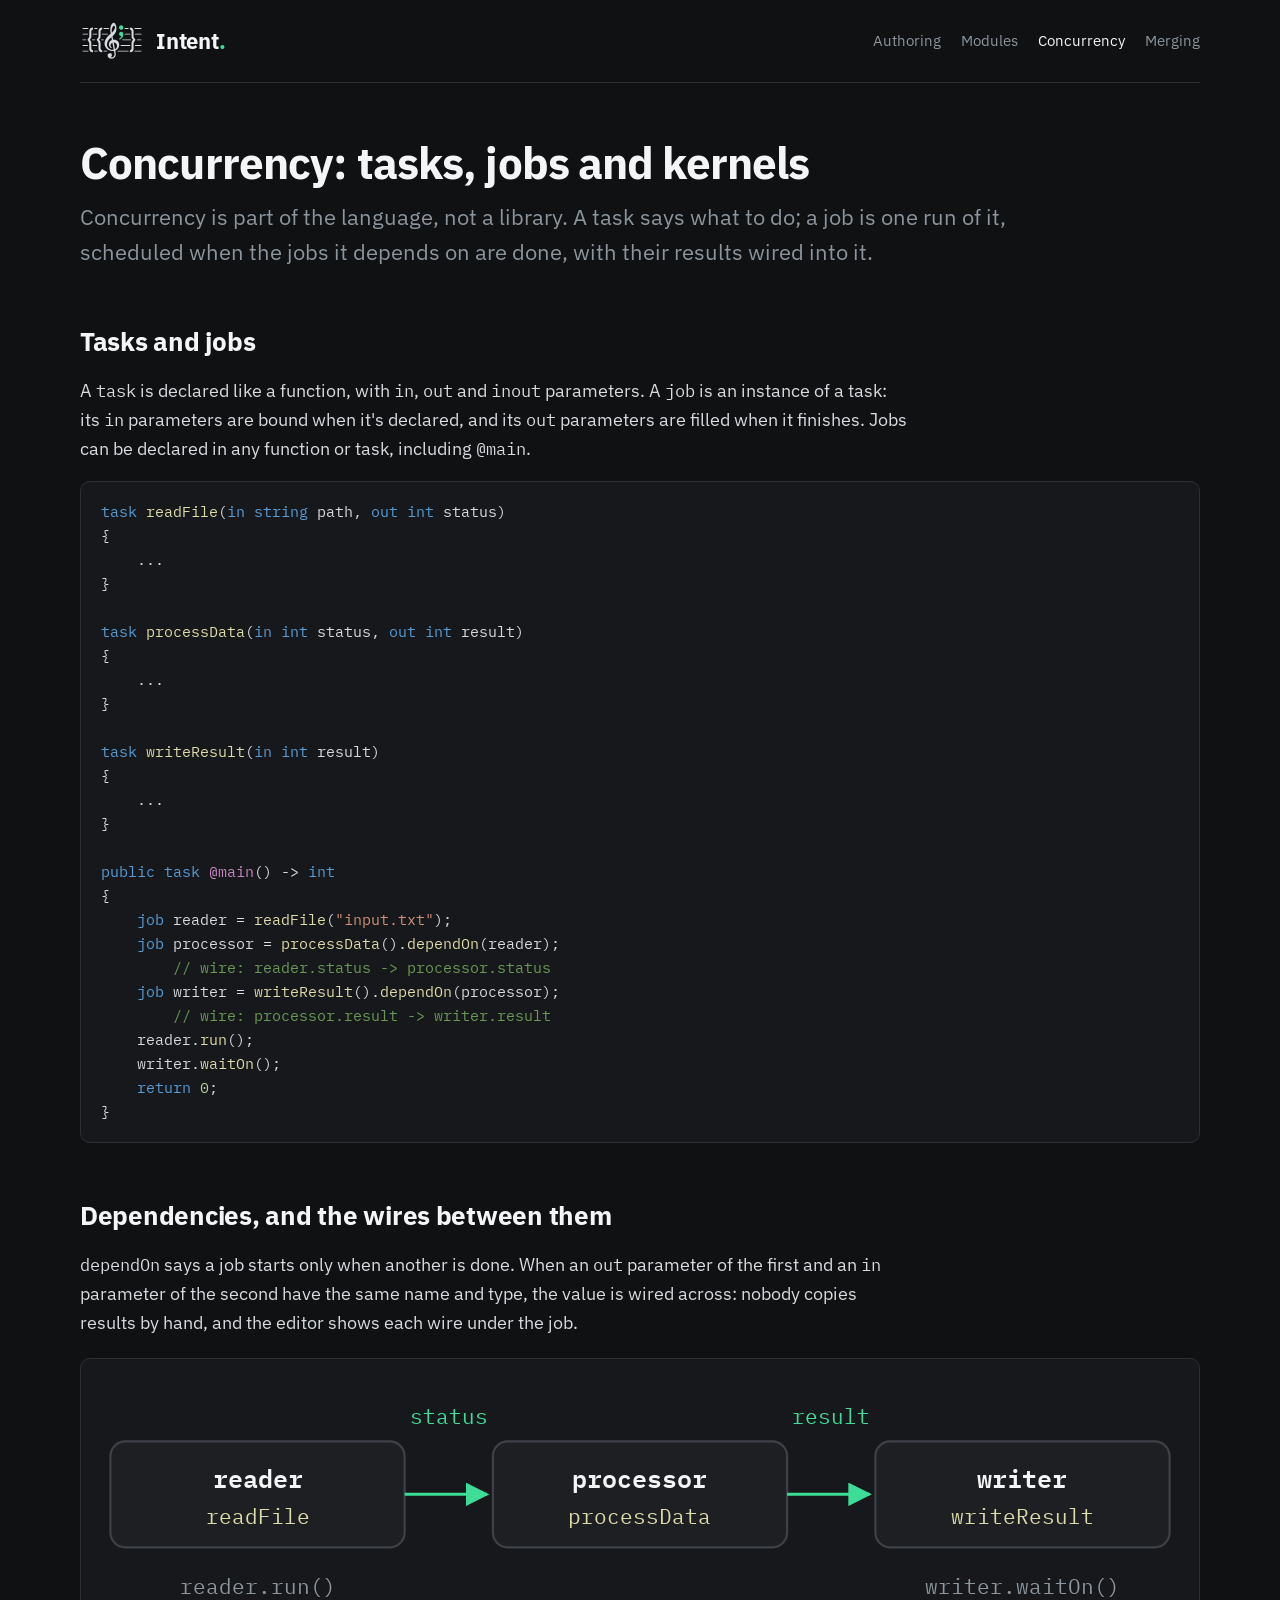
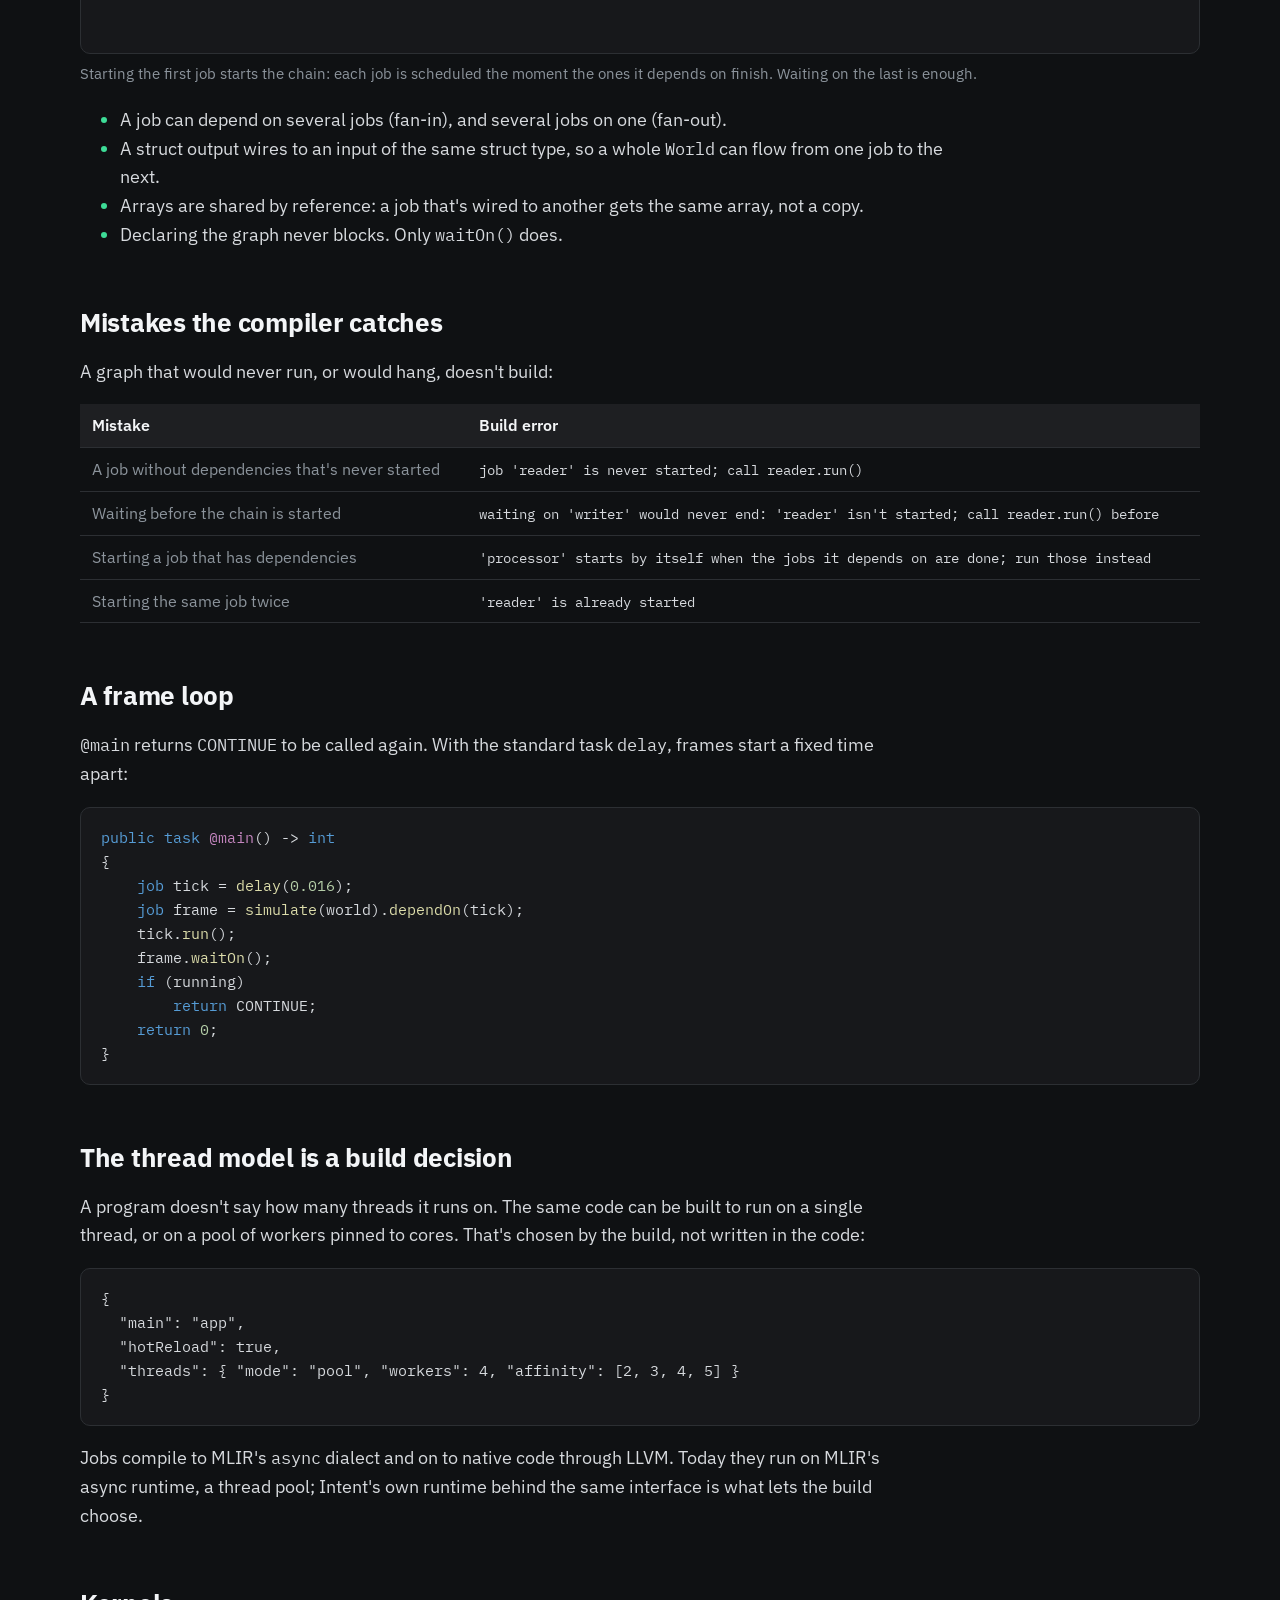
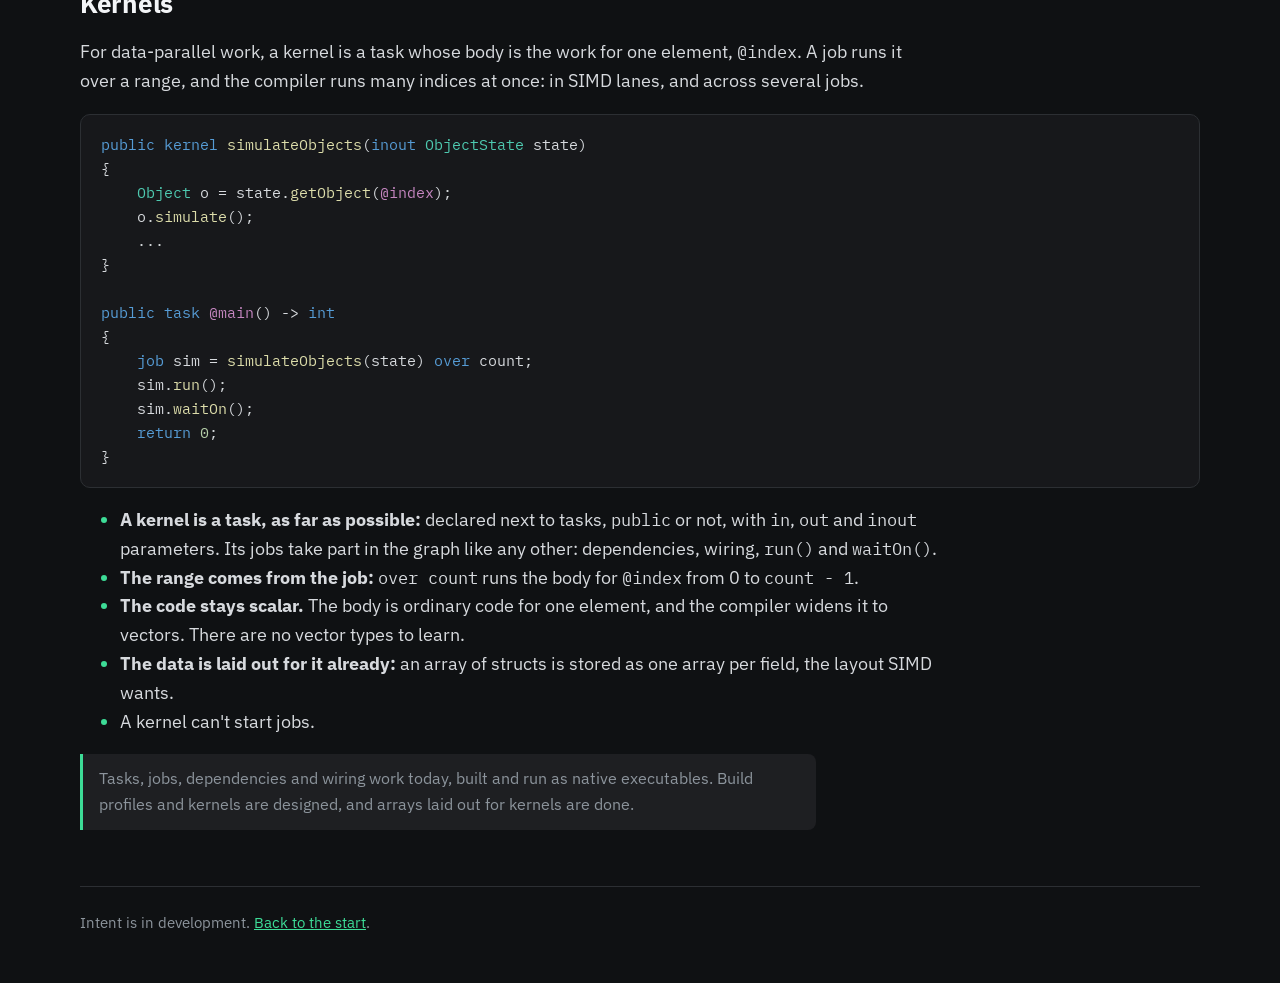
<file: concurrency.html>
<!doctype html>
<html lang="en">
<head>
<meta charset="utf-8">
<meta name="viewport" content="width=device-width, initial-scale=1">
<title>Intent · Concurrency</title>
<link rel="icon" href="data:,">
<meta name="description" content="Concurrency in Intent: tasks, jobs that depend on jobs and are wired together by name and type, and kernels.">
<link rel="preconnect" href="https://fonts.googleapis.com">
<link href="https://fonts.googleapis.com/css2?family=IBM+Plex+Mono:wght@400;500;600&amp;family=IBM+Plex+Sans:wght@400;500;600;700&amp;display=swap" rel="stylesheet">
<link rel="stylesheet" href="site.css">
<style>
  .graph { background: var(--panel-deep); }
  .graph .node rect { fill: var(--panel); stroke: #3d4147; stroke-width: 1.5; }
  .graph .node .name { font: 600 17px 'IBM Plex Mono', monospace; fill: var(--bright); }
  .graph .node .task { font: 14px 'IBM Plex Mono', monospace; fill: var(--tok-function); }
  .graph .edge { stroke: var(--accent); stroke-width: 2; fill: none; }
  .graph .wire { font: 14px 'IBM Plex Mono', monospace; fill: var(--accent); }
  .graph .call { font: 14px 'IBM Plex Mono', monospace; fill: var(--muted); }
  .graph .head { fill: var(--accent); }
</style>
</head>
<body>
<header class="top">
  <a class="home" href="./"><svg xmlns="http://www.w3.org/2000/svg" viewBox="377 100 632 410" class="mark" aria-hidden="true">
  <g fill="currentColor">
    <!-- The staff: five lines that stop 12 units from every glyph -->
    <g>
      <rect x="401" y="180" width="59.6" height="8" rx="4"/>
      <rect x="517" y="180" width="34.6" height="8" rx="4"/>
      <rect x="608" y="180" width="56.1" height="8" rx="4"/>
      <rect x="816.4" y="180" width="41.6" height="8" rx="4"/>
      <rect x="914.4" y="180" width="70.6" height="8" rx="4"/>
      <rect x="401" y="236" width="56" height="8" rx="4"/>
      <rect x="501" y="236" width="47" height="8" rx="4"/>
      <rect x="592" y="236" width="61.8" height="8" rx="4"/>
      <rect x="817" y="236" width="57" height="8" rx="4"/>
      <rect x="918" y="236" width="67" height="8" rx="4"/>
      <rect x="401" y="292" width="35.6" height="8" rx="4"/>
      <rect x="492.6" y="292" width="35" height="8" rx="4"/>
      <rect x="583.6" y="292" width="29" height="8" rx="4"/>
      <rect x="794.3" y="292" width="88.1" height="8" rx="4"/>
      <rect x="938.4" y="292" width="46.6" height="8" rx="4"/>
      <rect x="401" y="348" width="56" height="8" rx="4"/>
      <rect x="501" y="348" width="47" height="8" rx="4"/>
      <rect x="776.8" y="348" width="97.3" height="8" rx="4"/>
      <rect x="918" y="348" width="67" height="8" rx="4"/>
      <rect x="401" y="404" width="59.6" height="8" rx="4"/>
      <rect x="517" y="404" width="34.6" height="8" rx="4"/>
      <rect x="608" y="404" width="37.5" height="8" rx="4"/>
      <rect x="746.3" y="404" width="111.8" height="8" rx="4"/>
      <rect x="914.4" y="404" width="70.6" height="8" rx="4"/>
    </g>
    <!-- Two opening braces, the clef, a semicolon and a closing brace -->
    <g fill="none" stroke="currentColor" stroke-width="20" stroke-miterlimit="10">
      <path transform="translate(479 0)" d="M26,183L26,183C9,183 0,189 0,211L0,264C0,280 -9,282 -17,296C-9,310 0,312 0,328L0,381C0,403 9,409 26,409L26,409"/>
      <path transform="translate(570 0)" d="M26,183L26,183C9,183 0,189 0,211L0,264C0,280 -9,282 -17,296C-9,310 0,312 0,328L0,381C0,403 9,409 26,409L26,409"/>
      <path transform="translate(896 0) scale(-1 1)" d="M26,183L26,183C9,183 0,189 0,211L0,264C0,280 -9,282 -17,296C-9,310 0,312 0,328L0,381C0,403 9,409 26,409L26,409"/>
    </g>
    <path d="M699.7,480.6C681,485.6 659.7,477.4 652.4,462.4C650.1,457.7 649.8,456.1 650.2,449.1C650.5,442.2 650.9,440.6 653.5,436.8C659.4,428.3 671.5,424.7 680.5,428.9C688.3,432.5 692,438.4 692,447.1C692,455.5 687.8,461.7 680.4,464.4L676.5,465.8L680.2,467.4C684.7,469.3 694.1,469.4 699.2,467.6C707.9,464.5 714.6,456.1 717,445.3C718,441.3 717.7,437.7 715.3,423.2L712.5,405.9L701,406.5C671.4,408.3 647.3,396.6 631.4,372.8C612.2,344.1 615.6,306.4 640.1,275.5C645.1,269.1 663.3,251.1 673.9,241.9L680.3,236.3L678.1,219.4C677,210.1 676,198.2 676,192.9C676,158.2 695.1,124.2 712.7,127.5C720.3,128.9 728.6,141.2 734.2,159C736.2,165.6 736.5,168.5 736.5,183.5C736.5,200.1 736.4,200.7 733.2,210.1C727.7,226.3 718.9,240 705.3,253.6L698.1,260.9L701,276.7C702.7,285.4 704,292.8 704,293.3C704,293.7 707.5,294 711.8,294C725.8,294 739,299.1 748.6,308.1C755.7,314.9 758.5,319.2 761.5,328C771,355.9 759.6,384.2 733.3,397.8C728.7,400.2 725,402.2 725,402.4C725,402.5 726.1,409.3 727.5,417.4C728.9,425.5 730,434.8 730,437.9C730,459.8 718.8,475.5 699.7,480.6ZM685.2,393.6C690.2,394.9 706.8,394.9 708.9,393.6C709.8,393 709.5,391.3 702.5,354.5C700.1,341.9 697.8,329.8 697.4,327.8C696.5,322.5 694.6,322.9 687.9,329.8C681.8,336.2 678,344.2 678,350.8C678,356.2 682.3,364.2 687.6,368.5C692.1,372.3 693.1,374.9 690.6,377C689.4,377.9 687.9,377.6 683,375.4C675.2,371.9 668,364.2 665,356.3C657.1,335.1 666.1,311.4 686.6,299.9L691.7,297L689.3,284.3C688.1,277.4 686.8,271.5 686.5,271.2C685.6,270.2 661.4,295.5 656.2,302.9C642.6,322.3 639.5,346.3 648.1,365.2C653.9,377.6 669.6,389.6 685.2,393.6ZM718.6,369.3C720.6,379.6 722.6,388 723,388C724.4,388 731.6,382.3 734.4,378.9C736,377 738.6,372.8 740.2,369.5C743.8,361.8 744.1,352 740.9,343.5C737,332.9 724.9,322.8 714.6,321.4C710,320.7 709.9,320.8 710.4,323.1C710.7,324.4 711.9,331.1 713,338C714.1,344.9 716.7,358.9 718.6,369.3ZM691.6,223C692.3,225.3 692.6,225.1 698.8,218.5C711.5,204.9 718.5,193.8 721.4,182.3C723.4,174.5 723.4,168.7 721.4,164.7C715.5,153.1 705,156.8 697,173.4C691.1,185.6 689.7,193 690.4,208C690.7,214.9 691.3,221.6 691.6,223Z"/>
    <path class="semicolon" d="M792.8,194.1C787.9,196.6 778.8,196.6 774,194.1C769,191.4 765.3,187.2 763.5,182.1C760.5,173.6 762.2,166.5 768.9,159.9C776.1,152.6 784.1,151.2 792.6,155.5C803.3,161.1 807.7,172.6 802.9,183C800.4,188.6 797.6,191.6 792.8,194.1ZM776.6,289.4L776.3,289.6C769.6,292.8 767,294.1 765.7,293.3C764.9,292.7 764.6,291.3 764.1,288.9C763.5,286 763.1,283.6 763.2,283.5C775.2,276.3 780,271.5 782.5,264.2C783.3,261.7 784,259.3 784,259C784,258.6 782.2,258 779.9,257.6C774.4,256.7 770.9,254.8 767.2,250.6C761.7,244.3 760.6,236.5 764.4,228.5C767.5,221.8 772.6,217.5 778.9,216.1C787.4,214.3 793.6,216.4 799.2,223C803.5,228 805,232.8 805,241.6C804.9,261.9 793.4,281.4 776.6,289.4Z"/>
  </g>
</svg>
<strong>Intent<span>.</span></strong></a>
  <nav aria-label="Topics">
    <a href="authoring.html">Authoring</a>
    <a href="modules.html">Modules</a>
    <a href="concurrency.html" aria-current="page">Concurrency</a>
    <a href="merging.html">Merging</a>
  </nav>
</header>
<main class="topic">
  <h1>Concurrency: tasks, jobs and kernels</h1>
  <p class="lead">Concurrency is part of the language, not a library. A task says what to do; a job is one run of it, scheduled when the jobs it depends on are done, with their results wired into it.</p>

  <h2>Tasks and jobs</h2>
  <p>A <code>task</code> is declared like a function, with <code>in</code>, <code>out</code> and <code>inout</code> parameters. A <code>job</code> is an instance of a task: its <code>in</code> parameters are bound when it's declared, and its <code>out</code> parameters are filled when it finishes. Jobs can be declared in any function or task, including <code>@main</code>.</p>
<pre class="code">task readFile(in string path, out int status)
{
    ...
}

task processData(in int status, out int result)
{
    ...
}

task writeResult(in int result)
{
    ...
}

public task @main() -> int
{
    job reader = readFile("input.txt");
    job processor = processData().dependOn(reader);
        // wire: reader.status -> processor.status
    job writer = writeResult().dependOn(processor);
        // wire: processor.result -> writer.result
    reader.run();
    writer.waitOn();
    return 0;
}</pre>

  <h2>Dependencies, and the wires between them</h2>
  <p><code>dependOn</code> says a job starts only when another is done. When an <code>out</code> parameter of the first and an <code>in</code> parameter of the second have the same name and type, the value is wired across: nobody copies results by hand, and the editor shows each wire under the job.</p>
  <figure>
    <svg class="graph" viewBox="0 0 760 200" role="img" aria-label="reader passes status to processor, which passes result to writer; reader.run() starts the chain and writer.waitOn() waits for its end">
      <defs><marker id="arrow" viewBox="0 0 10 10" refX="9" refY="5" markerWidth="8" markerHeight="8" orient="auto"><path class="head" d="M0,0L10,5L0,10z"/></marker></defs>
      <g class="node"><rect x="20" y="56" width="200" height="72" rx="10"/><text class="name" x="120" y="88" text-anchor="middle">reader</text><text class="task" x="120" y="112" text-anchor="middle">readFile</text></g>
      <g class="node"><rect x="280" y="56" width="200" height="72" rx="10"/><text class="name" x="380" y="88" text-anchor="middle">processor</text><text class="task" x="380" y="112" text-anchor="middle">processData</text></g>
      <g class="node"><rect x="540" y="56" width="200" height="72" rx="10"/><text class="name" x="640" y="88" text-anchor="middle">writer</text><text class="task" x="640" y="112" text-anchor="middle">writeResult</text></g>
      <path class="edge" d="M220,92H276" marker-end="url(#arrow)"/>
      <path class="edge" d="M480,92H536" marker-end="url(#arrow)"/>
      <text class="wire" x="250" y="44" text-anchor="middle">status</text>
      <text class="wire" x="510" y="44" text-anchor="middle">result</text>
      <text class="call" x="120" y="160" text-anchor="middle">reader.run()</text>
      <text class="call" x="640" y="160" text-anchor="middle">writer.waitOn()</text>
    </svg>
    <figcaption>Starting the first job starts the chain: each job is scheduled the moment the ones it depends on finish. Waiting on the last is enough.</figcaption>
  </figure>
  <ul>
    <li>A job can depend on several jobs (fan-in), and several jobs on one (fan-out).</li>
    <li>A struct output wires to an input of the same struct type, so a whole <code>World</code> can flow from one job to the next.</li>
    <li>Arrays are shared by reference: a job that's wired to another gets the same array, not a copy.</li>
    <li>Declaring the graph never blocks. Only <code>waitOn()</code> does.</li>
  </ul>

  <h2>Mistakes the compiler catches</h2>
  <p>A graph that would never run, or would hang, doesn't build:</p>
  <div class="table"><table>
    <thead><tr><th>Mistake</th><th>Build error</th></tr></thead>
    <tbody>
      <tr><td>A job without dependencies that's never started</td><td><code>job 'reader' is never started; call reader.run()</code></td></tr>
      <tr><td>Waiting before the chain is started</td><td><code>waiting on 'writer' would never end: 'reader' isn't started; call reader.run() before</code></td></tr>
      <tr><td>Starting a job that has dependencies</td><td><code>'processor' starts by itself when the jobs it depends on are done; run those instead</code></td></tr>
      <tr><td>Starting the same job twice</td><td><code>'reader' is already started</code></td></tr>
    </tbody>
  </table></div>

  <h2>A frame loop</h2>
  <p><code>@main</code> returns <code>CONTINUE</code> to be called again. With the standard task <code>delay</code>, frames start a fixed time apart:</p>
<pre class="code">public task @main() -> int
{
    job tick = delay(0.016);
    job frame = simulate(world).dependOn(tick);
    tick.run();
    frame.waitOn();
    if (running)
        return CONTINUE;
    return 0;
}</pre>

  <h2>The thread model is a build decision</h2>
  <p>A program doesn't say how many threads it runs on. The same code can be built to run on a single thread, or on a pool of workers pinned to cores. That's chosen by the build, not written in the code:</p>
<pre class="plain">{
  "main": "app",
  "hotReload": true,
  "threads": { "mode": "pool", "workers": 4, "affinity": [2, 3, 4, 5] }
}</pre>
  <p>Jobs compile to MLIR's <code>async</code> dialect and on to native code through LLVM. Today they run on MLIR's async runtime, a thread pool; Intent's own runtime behind the same interface is what lets the build choose.</p>

  <h2>Kernels</h2>
  <p>For data-parallel work, a kernel is a task whose body is the work for one element, <code>@index</code>. A job runs it over a range, and the compiler runs many indices at once: in SIMD lanes, and across several jobs.</p>
<pre class="code">public kernel simulateObjects(inout ObjectState state)
{
    Object o = state.getObject(@index);
    o.simulate();
    ...
}

public task @main() -> int
{
    job sim = simulateObjects(state) over count;
    sim.run();
    sim.waitOn();
    return 0;
}</pre>
  <ul>
    <li><strong>A kernel is a task, as far as possible:</strong> declared next to tasks, <code>public</code> or not, with <code>in</code>, <code>out</code> and <code>inout</code> parameters. Its jobs take part in the graph like any other: dependencies, wiring, <code>run()</code> and <code>waitOn()</code>.</li>
    <li><strong>The range comes from the job:</strong> <code>over count</code> runs the body for <code>@index</code> from 0 to <code>count - 1</code>.</li>
    <li><strong>The code stays scalar.</strong> The body is ordinary code for one element, and the compiler widens it to vectors. There are no vector types to learn.</li>
    <li><strong>The data is laid out for it already:</strong> an array of structs is stored as one array per field, the layout SIMD wants.</li>
    <li>A kernel can't start jobs.</li>
  </ul>
  <p class="note">Tasks, jobs, dependencies and wiring work today, built and run as native executables. Build profiles and kernels are designed, and arrays laid out for kernels are done.</p>
</main>
<footer>Intent is in development. <a href="./">Back to the start</a>.</footer>
<script src="site.js"></script>
</body>
</html>
</file>
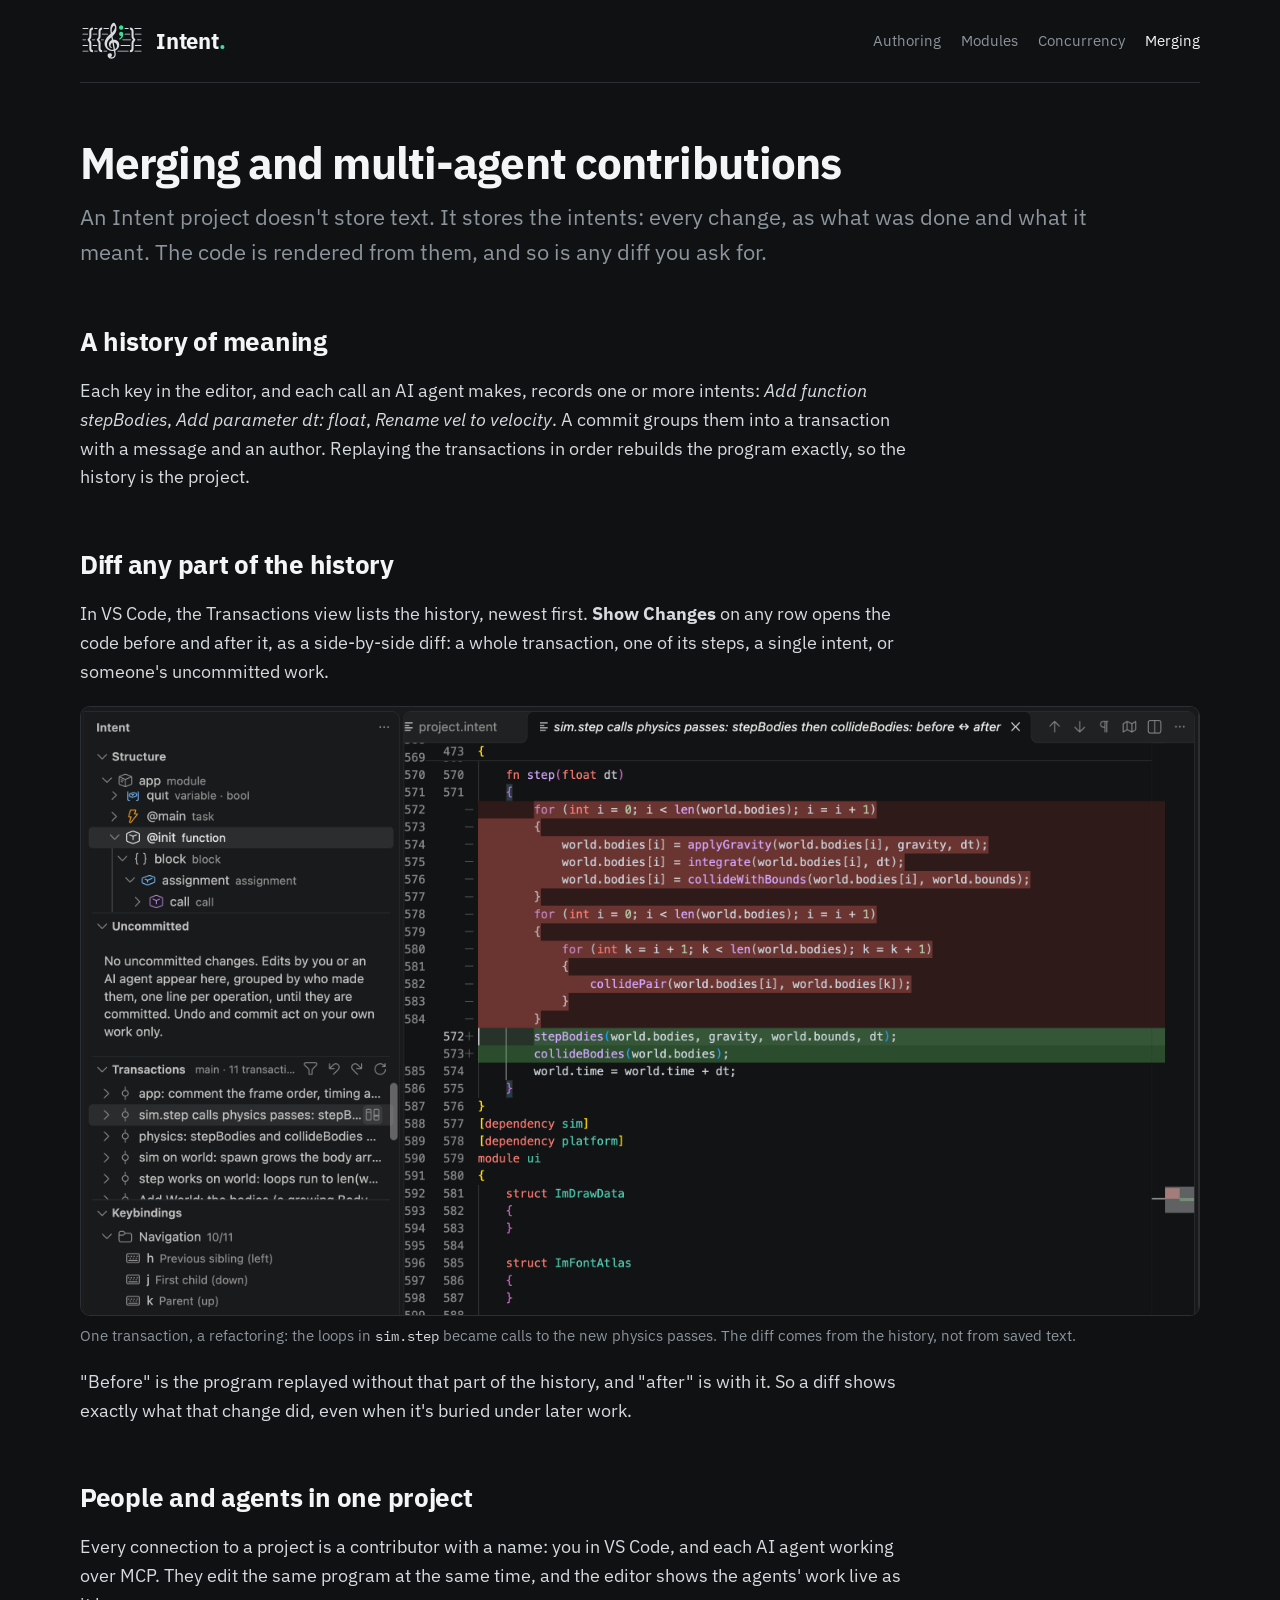
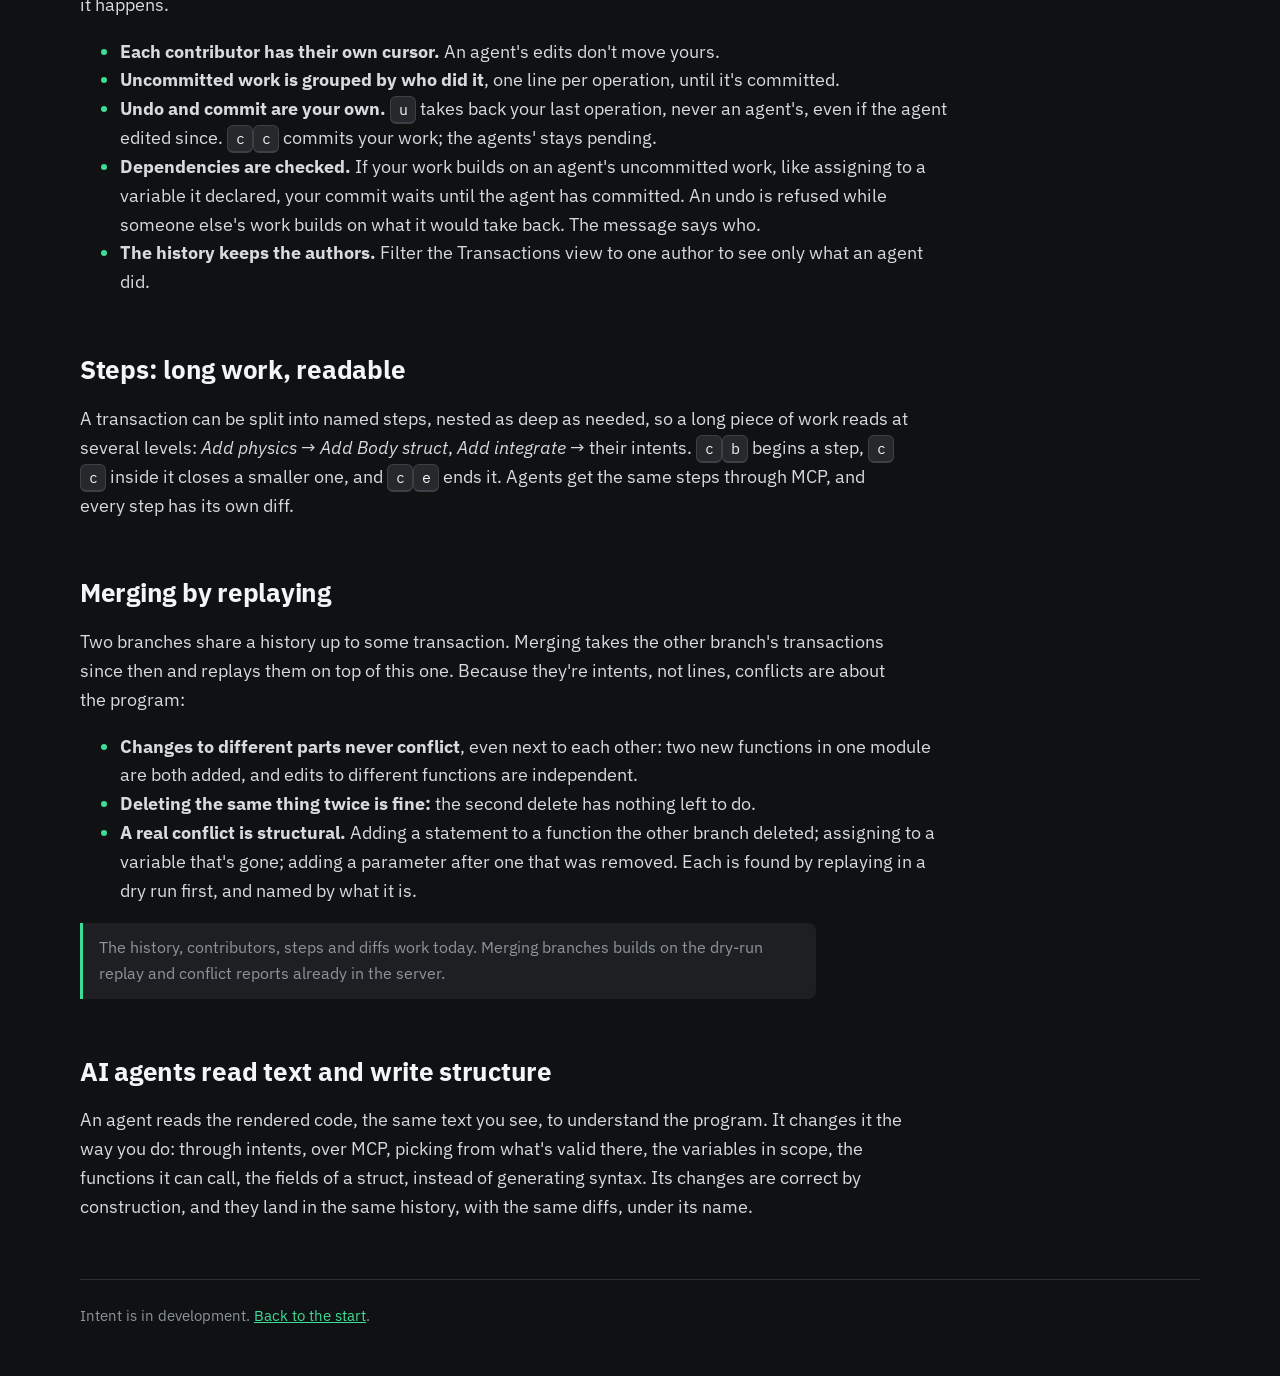
<file: merging.html>
<!doctype html>
<html lang="en">
<head>
<meta charset="utf-8">
<meta name="viewport" content="width=device-width, initial-scale=1">
<title>Intent · Merging</title>
<link rel="icon" href="data:,">
<meta name="description" content="Merging in Intent: a history of intents, diffs of any transaction in VS Code, and people and AI agents editing one project at once.">
<link rel="preconnect" href="https://fonts.googleapis.com">
<link href="https://fonts.googleapis.com/css2?family=IBM+Plex+Mono:wght@400;500;600&amp;family=IBM+Plex+Sans:wght@400;500;600;700&amp;display=swap" rel="stylesheet">
<link rel="stylesheet" href="site.css">
</head>
<body>
<header class="top">
  <a class="home" href="./"><svg xmlns="http://www.w3.org/2000/svg" viewBox="377 100 632 410" class="mark" aria-hidden="true">
  <g fill="currentColor">
    <!-- The staff: five lines that stop 12 units from every glyph -->
    <g>
      <rect x="401" y="180" width="59.6" height="8" rx="4"/>
      <rect x="517" y="180" width="34.6" height="8" rx="4"/>
      <rect x="608" y="180" width="56.1" height="8" rx="4"/>
      <rect x="816.4" y="180" width="41.6" height="8" rx="4"/>
      <rect x="914.4" y="180" width="70.6" height="8" rx="4"/>
      <rect x="401" y="236" width="56" height="8" rx="4"/>
      <rect x="501" y="236" width="47" height="8" rx="4"/>
      <rect x="592" y="236" width="61.8" height="8" rx="4"/>
      <rect x="817" y="236" width="57" height="8" rx="4"/>
      <rect x="918" y="236" width="67" height="8" rx="4"/>
      <rect x="401" y="292" width="35.6" height="8" rx="4"/>
      <rect x="492.6" y="292" width="35" height="8" rx="4"/>
      <rect x="583.6" y="292" width="29" height="8" rx="4"/>
      <rect x="794.3" y="292" width="88.1" height="8" rx="4"/>
      <rect x="938.4" y="292" width="46.6" height="8" rx="4"/>
      <rect x="401" y="348" width="56" height="8" rx="4"/>
      <rect x="501" y="348" width="47" height="8" rx="4"/>
      <rect x="776.8" y="348" width="97.3" height="8" rx="4"/>
      <rect x="918" y="348" width="67" height="8" rx="4"/>
      <rect x="401" y="404" width="59.6" height="8" rx="4"/>
      <rect x="517" y="404" width="34.6" height="8" rx="4"/>
      <rect x="608" y="404" width="37.5" height="8" rx="4"/>
      <rect x="746.3" y="404" width="111.8" height="8" rx="4"/>
      <rect x="914.4" y="404" width="70.6" height="8" rx="4"/>
    </g>
    <!-- Two opening braces, the clef, a semicolon and a closing brace -->
    <g fill="none" stroke="currentColor" stroke-width="20" stroke-miterlimit="10">
      <path transform="translate(479 0)" d="M26,183L26,183C9,183 0,189 0,211L0,264C0,280 -9,282 -17,296C-9,310 0,312 0,328L0,381C0,403 9,409 26,409L26,409"/>
      <path transform="translate(570 0)" d="M26,183L26,183C9,183 0,189 0,211L0,264C0,280 -9,282 -17,296C-9,310 0,312 0,328L0,381C0,403 9,409 26,409L26,409"/>
      <path transform="translate(896 0) scale(-1 1)" d="M26,183L26,183C9,183 0,189 0,211L0,264C0,280 -9,282 -17,296C-9,310 0,312 0,328L0,381C0,403 9,409 26,409L26,409"/>
    </g>
    <path d="M699.7,480.6C681,485.6 659.7,477.4 652.4,462.4C650.1,457.7 649.8,456.1 650.2,449.1C650.5,442.2 650.9,440.6 653.5,436.8C659.4,428.3 671.5,424.7 680.5,428.9C688.3,432.5 692,438.4 692,447.1C692,455.5 687.8,461.7 680.4,464.4L676.5,465.8L680.2,467.4C684.7,469.3 694.1,469.4 699.2,467.6C707.9,464.5 714.6,456.1 717,445.3C718,441.3 717.7,437.7 715.3,423.2L712.5,405.9L701,406.5C671.4,408.3 647.3,396.6 631.4,372.8C612.2,344.1 615.6,306.4 640.1,275.5C645.1,269.1 663.3,251.1 673.9,241.9L680.3,236.3L678.1,219.4C677,210.1 676,198.2 676,192.9C676,158.2 695.1,124.2 712.7,127.5C720.3,128.9 728.6,141.2 734.2,159C736.2,165.6 736.5,168.5 736.5,183.5C736.5,200.1 736.4,200.7 733.2,210.1C727.7,226.3 718.9,240 705.3,253.6L698.1,260.9L701,276.7C702.7,285.4 704,292.8 704,293.3C704,293.7 707.5,294 711.8,294C725.8,294 739,299.1 748.6,308.1C755.7,314.9 758.5,319.2 761.5,328C771,355.9 759.6,384.2 733.3,397.8C728.7,400.2 725,402.2 725,402.4C725,402.5 726.1,409.3 727.5,417.4C728.9,425.5 730,434.8 730,437.9C730,459.8 718.8,475.5 699.7,480.6ZM685.2,393.6C690.2,394.9 706.8,394.9 708.9,393.6C709.8,393 709.5,391.3 702.5,354.5C700.1,341.9 697.8,329.8 697.4,327.8C696.5,322.5 694.6,322.9 687.9,329.8C681.8,336.2 678,344.2 678,350.8C678,356.2 682.3,364.2 687.6,368.5C692.1,372.3 693.1,374.9 690.6,377C689.4,377.9 687.9,377.6 683,375.4C675.2,371.9 668,364.2 665,356.3C657.1,335.1 666.1,311.4 686.6,299.9L691.7,297L689.3,284.3C688.1,277.4 686.8,271.5 686.5,271.2C685.6,270.2 661.4,295.5 656.2,302.9C642.6,322.3 639.5,346.3 648.1,365.2C653.9,377.6 669.6,389.6 685.2,393.6ZM718.6,369.3C720.6,379.6 722.6,388 723,388C724.4,388 731.6,382.3 734.4,378.9C736,377 738.6,372.8 740.2,369.5C743.8,361.8 744.1,352 740.9,343.5C737,332.9 724.9,322.8 714.6,321.4C710,320.7 709.9,320.8 710.4,323.1C710.7,324.4 711.9,331.1 713,338C714.1,344.9 716.7,358.9 718.6,369.3ZM691.6,223C692.3,225.3 692.6,225.1 698.8,218.5C711.5,204.9 718.5,193.8 721.4,182.3C723.4,174.5 723.4,168.7 721.4,164.7C715.5,153.1 705,156.8 697,173.4C691.1,185.6 689.7,193 690.4,208C690.7,214.9 691.3,221.6 691.6,223Z"/>
    <path class="semicolon" d="M792.8,194.1C787.9,196.6 778.8,196.6 774,194.1C769,191.4 765.3,187.2 763.5,182.1C760.5,173.6 762.2,166.5 768.9,159.9C776.1,152.6 784.1,151.2 792.6,155.5C803.3,161.1 807.7,172.6 802.9,183C800.4,188.6 797.6,191.6 792.8,194.1ZM776.6,289.4L776.3,289.6C769.6,292.8 767,294.1 765.7,293.3C764.9,292.7 764.6,291.3 764.1,288.9C763.5,286 763.1,283.6 763.2,283.5C775.2,276.3 780,271.5 782.5,264.2C783.3,261.7 784,259.3 784,259C784,258.6 782.2,258 779.9,257.6C774.4,256.7 770.9,254.8 767.2,250.6C761.7,244.3 760.6,236.5 764.4,228.5C767.5,221.8 772.6,217.5 778.9,216.1C787.4,214.3 793.6,216.4 799.2,223C803.5,228 805,232.8 805,241.6C804.9,261.9 793.4,281.4 776.6,289.4Z"/>
  </g>
</svg>
<strong>Intent<span>.</span></strong></a>
  <nav aria-label="Topics">
    <a href="authoring.html">Authoring</a>
    <a href="modules.html">Modules</a>
    <a href="concurrency.html">Concurrency</a>
    <a href="merging.html" aria-current="page">Merging</a>
  </nav>
</header>
<main class="topic">
  <h1>Merging and multi-agent contributions</h1>
  <p class="lead">An Intent project doesn't store text. It stores the intents: every change, as what was done and what it meant. The code is rendered from them, and so is any diff you ask for.</p>

  <h2>A history of meaning</h2>
  <p>Each key in the editor, and each call an AI agent makes, records one or more intents: <em>Add function stepBodies</em>, <em>Add parameter dt: float</em>, <em>Rename vel to velocity</em>. A commit groups them into a transaction with a message and an author. Replaying the transactions in order rebuilds the program exactly, so the history is the project.</p>

  <h2>Diff any part of the history</h2>
  <p>In VS Code, the Transactions view lists the history, newest first. <strong>Show Changes</strong> on any row opens the code before and after it, as a side-by-side diff: a whole transaction, one of its steps, a single intent, or someone's uncommitted work.</p>
  <figure>
    <img src="diff-transaction.png" width="2772" height="1506" loading="lazy" alt="VS Code with the Intent views on the left: Structure, Uncommitted, Transactions and Keybindings. On the right, a diff of the transaction 'sim.step calls physics passes: stepBodies then collideBodies': two loops in fn step are removed and replaced by calls to stepBodies and collideBodies.">
    <figcaption>One transaction, a refactoring: the loops in <code>sim.step</code> became calls to the new physics passes. The diff comes from the history, not from saved text.</figcaption>
  </figure>
  <p>"Before" is the program replayed without that part of the history, and "after" is with it. So a diff shows exactly what that change did, even when it's buried under later work.</p>

  <h2>People and agents in one project</h2>
  <p>Every connection to a project is a contributor with a name: you in VS Code, and each AI agent working over MCP. They edit the same program at the same time, and the editor shows the agents' work live as it happens.</p>
  <ul>
    <li><strong>Each contributor has their own cursor.</strong> An agent's edits don't move yours.</li>
    <li><strong>Uncommitted work is grouped by who did it</strong>, one line per operation, until it's committed.</li>
    <li><strong>Undo and commit are your own.</strong> <kbd>u</kbd> takes back your last operation, never an agent's, even if the agent edited since. <kbd>c</kbd><kbd>c</kbd> commits your work; the agents' stays pending.</li>
    <li><strong>Dependencies are checked.</strong> If your work builds on an agent's uncommitted work, like assigning to a variable it declared, your commit waits until the agent has committed. An undo is refused while someone else's work builds on what it would take back. The message says who.</li>
    <li><strong>The history keeps the authors.</strong> Filter the Transactions view to one author to see only what an agent did.</li>
  </ul>

  <h2>Steps: long work, readable</h2>
  <p>A transaction can be split into named steps, nested as deep as needed, so a long piece of work reads at several levels: <em>Add physics</em> → <em>Add Body struct</em>, <em>Add integrate</em> → their intents. <kbd>c</kbd><kbd>b</kbd> begins a step, <kbd>c</kbd><kbd>c</kbd> inside it closes a smaller one, and <kbd>c</kbd><kbd>e</kbd> ends it. Agents get the same steps through MCP, and every step has its own diff.</p>

  <h2>Merging by replaying</h2>
  <p>Two branches share a history up to some transaction. Merging takes the other branch's transactions since then and replays them on top of this one. Because they're intents, not lines, conflicts are about the program:</p>
  <ul>
    <li><strong>Changes to different parts never conflict</strong>, even next to each other: two new functions in one module are both added, and edits to different functions are independent.</li>
    <li><strong>Deleting the same thing twice is fine:</strong> the second delete has nothing left to do.</li>
    <li><strong>A real conflict is structural.</strong> Adding a statement to a function the other branch deleted; assigning to a variable that's gone; adding a parameter after one that was removed. Each is found by replaying in a dry run first, and named by what it is.</li>
  </ul>
  <p class="note">The history, contributors, steps and diffs work today. Merging branches builds on the dry-run replay and conflict reports already in the server.</p>

  <h2>AI agents read text and write structure</h2>
  <p>An agent reads the rendered code, the same text you see, to understand the program. It changes it the way you do: through intents, over MCP, picking from what's valid there, the variables in scope, the functions it can call, the fields of a struct, instead of generating syntax. Its changes are correct by construction, and they land in the same history, with the same diffs, under its name.</p>
</main>
<footer>Intent is in development. <a href="./">Back to the start</a>.</footer>
<script src="site.js"></script>
</body>
</html>
</file>
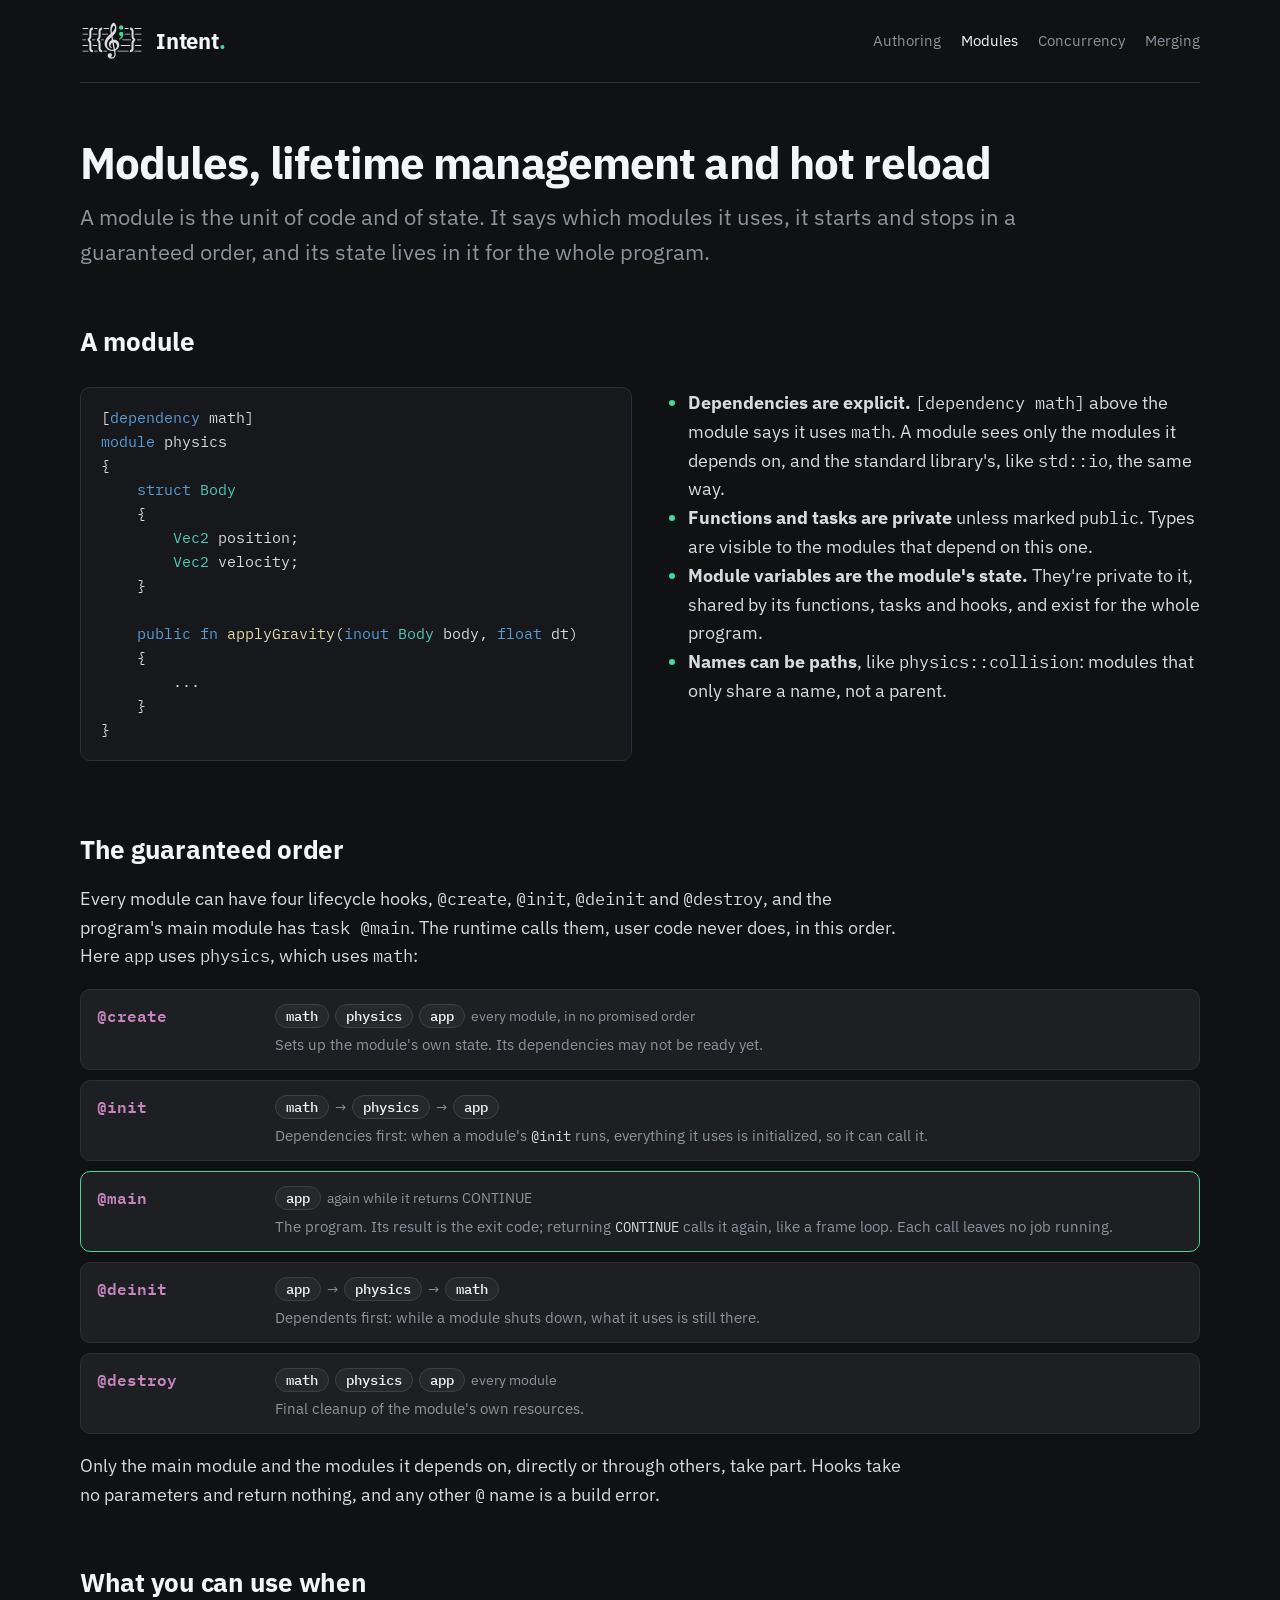
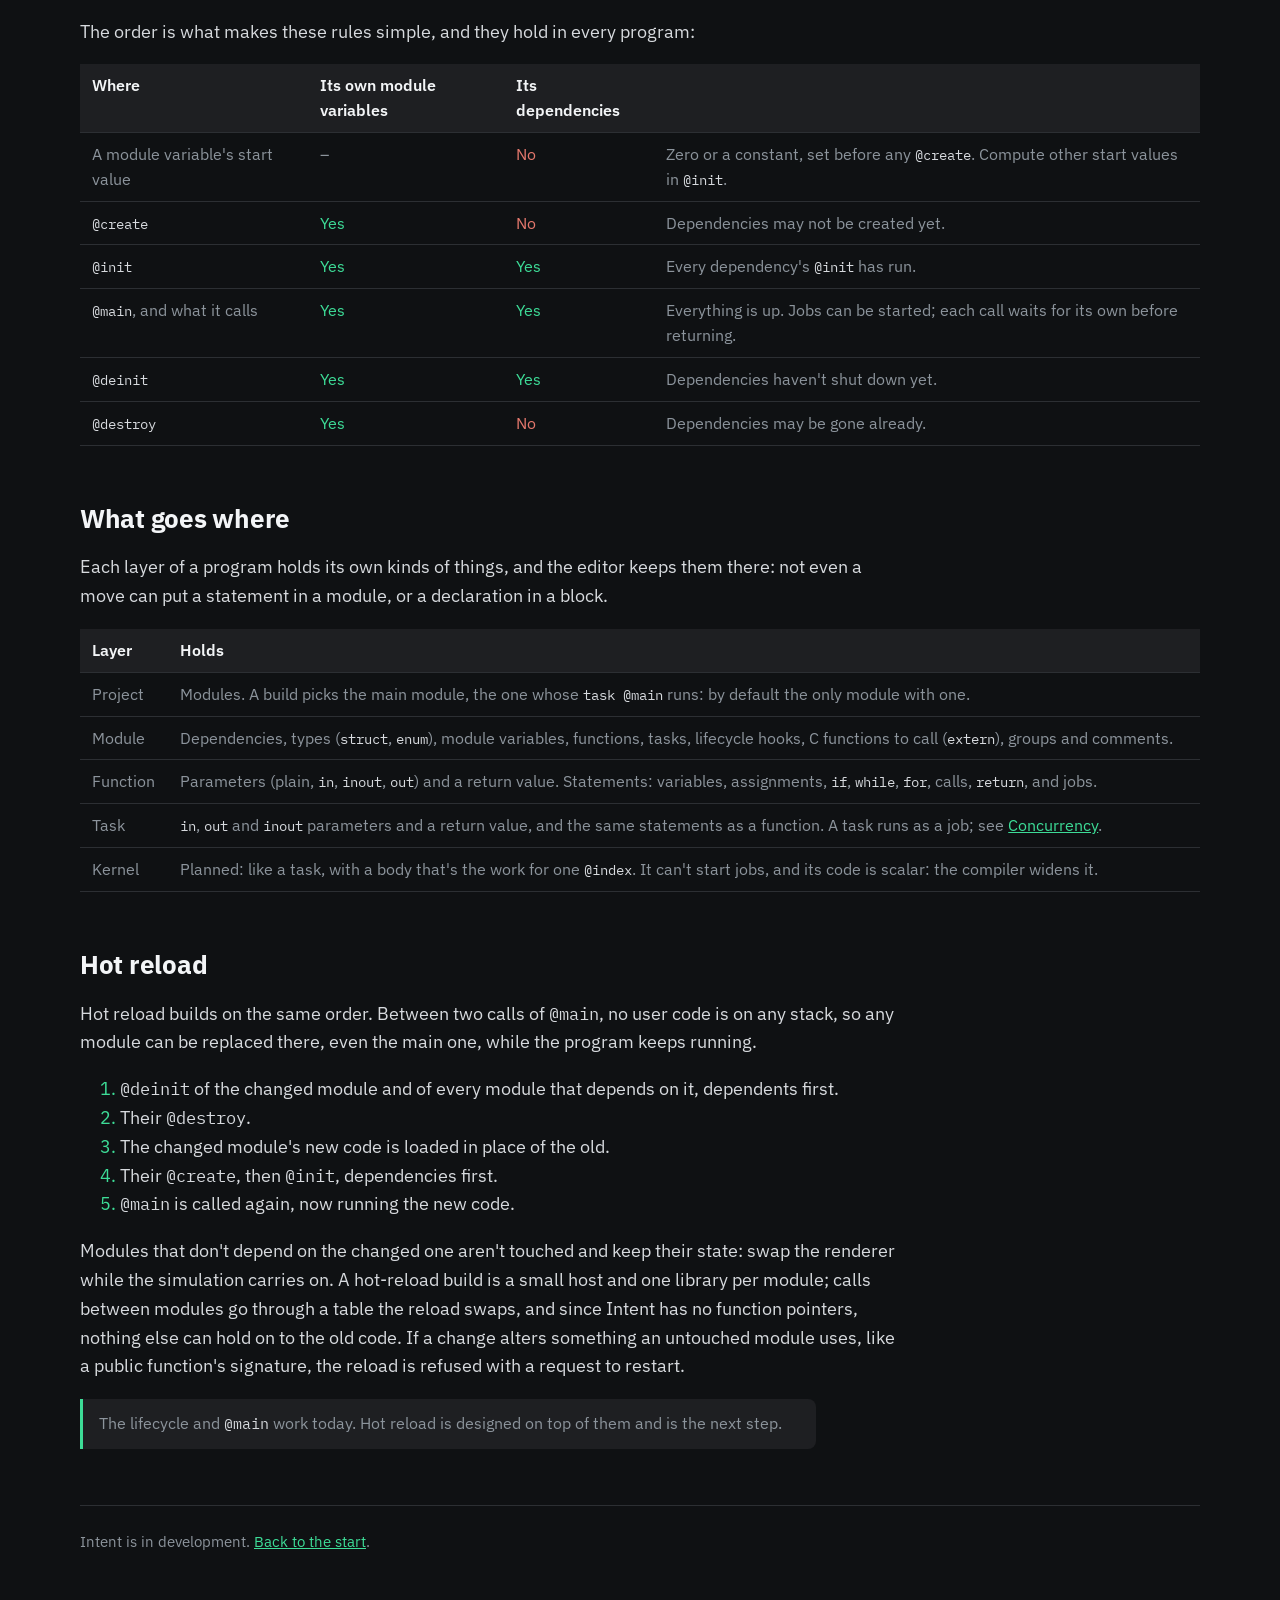
<file: modules.html>
<!doctype html>
<html lang="en">
<head>
<meta charset="utf-8">
<meta name="viewport" content="width=device-width, initial-scale=1">
<title>Intent · Modules</title>
<link rel="icon" href="data:,">
<meta name="description" content="Modules in Intent: explicit dependencies, a guaranteed lifecycle order, what each part of a program can use, and hot reload.">
<link rel="preconnect" href="https://fonts.googleapis.com">
<link href="https://fonts.googleapis.com/css2?family=IBM+Plex+Mono:wght@400;500;600&amp;family=IBM+Plex+Sans:wght@400;500;600;700&amp;display=swap" rel="stylesheet">
<link rel="stylesheet" href="site.css">
</head>
<body>
<header class="top">
  <a class="home" href="./"><svg xmlns="http://www.w3.org/2000/svg" viewBox="377 100 632 410" class="mark" aria-hidden="true">
  <g fill="currentColor">
    <!-- The staff: five lines that stop 12 units from every glyph -->
    <g>
      <rect x="401" y="180" width="59.6" height="8" rx="4"/>
      <rect x="517" y="180" width="34.6" height="8" rx="4"/>
      <rect x="608" y="180" width="56.1" height="8" rx="4"/>
      <rect x="816.4" y="180" width="41.6" height="8" rx="4"/>
      <rect x="914.4" y="180" width="70.6" height="8" rx="4"/>
      <rect x="401" y="236" width="56" height="8" rx="4"/>
      <rect x="501" y="236" width="47" height="8" rx="4"/>
      <rect x="592" y="236" width="61.8" height="8" rx="4"/>
      <rect x="817" y="236" width="57" height="8" rx="4"/>
      <rect x="918" y="236" width="67" height="8" rx="4"/>
      <rect x="401" y="292" width="35.6" height="8" rx="4"/>
      <rect x="492.6" y="292" width="35" height="8" rx="4"/>
      <rect x="583.6" y="292" width="29" height="8" rx="4"/>
      <rect x="794.3" y="292" width="88.1" height="8" rx="4"/>
      <rect x="938.4" y="292" width="46.6" height="8" rx="4"/>
      <rect x="401" y="348" width="56" height="8" rx="4"/>
      <rect x="501" y="348" width="47" height="8" rx="4"/>
      <rect x="776.8" y="348" width="97.3" height="8" rx="4"/>
      <rect x="918" y="348" width="67" height="8" rx="4"/>
      <rect x="401" y="404" width="59.6" height="8" rx="4"/>
      <rect x="517" y="404" width="34.6" height="8" rx="4"/>
      <rect x="608" y="404" width="37.5" height="8" rx="4"/>
      <rect x="746.3" y="404" width="111.8" height="8" rx="4"/>
      <rect x="914.4" y="404" width="70.6" height="8" rx="4"/>
    </g>
    <!-- Two opening braces, the clef, a semicolon and a closing brace -->
    <g fill="none" stroke="currentColor" stroke-width="20" stroke-miterlimit="10">
      <path transform="translate(479 0)" d="M26,183L26,183C9,183 0,189 0,211L0,264C0,280 -9,282 -17,296C-9,310 0,312 0,328L0,381C0,403 9,409 26,409L26,409"/>
      <path transform="translate(570 0)" d="M26,183L26,183C9,183 0,189 0,211L0,264C0,280 -9,282 -17,296C-9,310 0,312 0,328L0,381C0,403 9,409 26,409L26,409"/>
      <path transform="translate(896 0) scale(-1 1)" d="M26,183L26,183C9,183 0,189 0,211L0,264C0,280 -9,282 -17,296C-9,310 0,312 0,328L0,381C0,403 9,409 26,409L26,409"/>
    </g>
    <path d="M699.7,480.6C681,485.6 659.7,477.4 652.4,462.4C650.1,457.7 649.8,456.1 650.2,449.1C650.5,442.2 650.9,440.6 653.5,436.8C659.4,428.3 671.5,424.7 680.5,428.9C688.3,432.5 692,438.4 692,447.1C692,455.5 687.8,461.7 680.4,464.4L676.5,465.8L680.2,467.4C684.7,469.3 694.1,469.4 699.2,467.6C707.9,464.5 714.6,456.1 717,445.3C718,441.3 717.7,437.7 715.3,423.2L712.5,405.9L701,406.5C671.4,408.3 647.3,396.6 631.4,372.8C612.2,344.1 615.6,306.4 640.1,275.5C645.1,269.1 663.3,251.1 673.9,241.9L680.3,236.3L678.1,219.4C677,210.1 676,198.2 676,192.9C676,158.2 695.1,124.2 712.7,127.5C720.3,128.9 728.6,141.2 734.2,159C736.2,165.6 736.5,168.5 736.5,183.5C736.5,200.1 736.4,200.7 733.2,210.1C727.7,226.3 718.9,240 705.3,253.6L698.1,260.9L701,276.7C702.7,285.4 704,292.8 704,293.3C704,293.7 707.5,294 711.8,294C725.8,294 739,299.1 748.6,308.1C755.7,314.9 758.5,319.2 761.5,328C771,355.9 759.6,384.2 733.3,397.8C728.7,400.2 725,402.2 725,402.4C725,402.5 726.1,409.3 727.5,417.4C728.9,425.5 730,434.8 730,437.9C730,459.8 718.8,475.5 699.7,480.6ZM685.2,393.6C690.2,394.9 706.8,394.9 708.9,393.6C709.8,393 709.5,391.3 702.5,354.5C700.1,341.9 697.8,329.8 697.4,327.8C696.5,322.5 694.6,322.9 687.9,329.8C681.8,336.2 678,344.2 678,350.8C678,356.2 682.3,364.2 687.6,368.5C692.1,372.3 693.1,374.9 690.6,377C689.4,377.9 687.9,377.6 683,375.4C675.2,371.9 668,364.2 665,356.3C657.1,335.1 666.1,311.4 686.6,299.9L691.7,297L689.3,284.3C688.1,277.4 686.8,271.5 686.5,271.2C685.6,270.2 661.4,295.5 656.2,302.9C642.6,322.3 639.5,346.3 648.1,365.2C653.9,377.6 669.6,389.6 685.2,393.6ZM718.6,369.3C720.6,379.6 722.6,388 723,388C724.4,388 731.6,382.3 734.4,378.9C736,377 738.6,372.8 740.2,369.5C743.8,361.8 744.1,352 740.9,343.5C737,332.9 724.9,322.8 714.6,321.4C710,320.7 709.9,320.8 710.4,323.1C710.7,324.4 711.9,331.1 713,338C714.1,344.9 716.7,358.9 718.6,369.3ZM691.6,223C692.3,225.3 692.6,225.1 698.8,218.5C711.5,204.9 718.5,193.8 721.4,182.3C723.4,174.5 723.4,168.7 721.4,164.7C715.5,153.1 705,156.8 697,173.4C691.1,185.6 689.7,193 690.4,208C690.7,214.9 691.3,221.6 691.6,223Z"/>
    <path class="semicolon" d="M792.8,194.1C787.9,196.6 778.8,196.6 774,194.1C769,191.4 765.3,187.2 763.5,182.1C760.5,173.6 762.2,166.5 768.9,159.9C776.1,152.6 784.1,151.2 792.6,155.5C803.3,161.1 807.7,172.6 802.9,183C800.4,188.6 797.6,191.6 792.8,194.1ZM776.6,289.4L776.3,289.6C769.6,292.8 767,294.1 765.7,293.3C764.9,292.7 764.6,291.3 764.1,288.9C763.5,286 763.1,283.6 763.2,283.5C775.2,276.3 780,271.5 782.5,264.2C783.3,261.7 784,259.3 784,259C784,258.6 782.2,258 779.9,257.6C774.4,256.7 770.9,254.8 767.2,250.6C761.7,244.3 760.6,236.5 764.4,228.5C767.5,221.8 772.6,217.5 778.9,216.1C787.4,214.3 793.6,216.4 799.2,223C803.5,228 805,232.8 805,241.6C804.9,261.9 793.4,281.4 776.6,289.4Z"/>
  </g>
</svg>
<strong>Intent<span>.</span></strong></a>
  <nav aria-label="Topics">
    <a href="authoring.html">Authoring</a>
    <a href="modules.html" aria-current="page">Modules</a>
    <a href="concurrency.html">Concurrency</a>
    <a href="merging.html">Merging</a>
  </nav>
</header>
<main class="topic">
  <h1>Modules, lifetime management and hot reload</h1>
  <p class="lead">A module is the unit of code and of state. It says which modules it uses, it starts and stops in a guaranteed order, and its state lives in it for the whole program.</p>

  <h2>A module</h2>
  <div class="pair">
<pre class="code">[dependency math]
module physics
{
    struct Body
    {
        Vec2 position;
        Vec2 velocity;
    }

    public fn applyGravity(inout Body body, float dt)
    {
        ...
    }
}</pre>
    <ul>
      <li><strong>Dependencies are explicit.</strong> <code>[dependency math]</code> above the module says it uses <code>math</code>. A module sees only the modules it depends on, and the standard library's, like <code>std::io</code>, the same way.</li>
      <li><strong>Functions and tasks are private</strong> unless marked <code>public</code>. Types are visible to the modules that depend on this one.</li>
      <li><strong>Module variables are the module's state.</strong> They're private to it, shared by its functions, tasks and hooks, and exist for the whole program.</li>
      <li><strong>Names can be paths</strong>, like <code>physics::collision</code>: modules that only share a name, not a parent.</li>
    </ul>
  </div>

  <h2>The guaranteed order</h2>
  <p>Every module can have four lifecycle hooks, <code>@create</code>, <code>@init</code>, <code>@deinit</code> and <code>@destroy</code>, and the program's main module has <code>task @main</code>. The runtime calls them, user code never does, in this order. Here <code>app</code> uses <code>physics</code>, which uses <code>math</code>:</p>
  <ol class="phases">
    <li><span class="hook">@create</span><span class="order"><span class="module">math</span><span class="module">physics</span><span class="module">app</span><span class="then">every module, in no promised order</span></span><span class="why">Sets up the module's own state. Its dependencies may not be ready yet.</span></li>
    <li><span class="hook">@init</span><span class="order"><span class="module">math</span><span class="then">→</span><span class="module">physics</span><span class="then">→</span><span class="module">app</span></span><span class="why">Dependencies first: when a module's <code>@init</code> runs, everything it uses is initialized, so it can call it.</span></li>
    <li class="main"><span class="hook">@main</span><span class="order"><span class="module">app</span><span class="then">again while it returns CONTINUE</span></span><span class="why">The program. Its result is the exit code; returning <code>CONTINUE</code> calls it again, like a frame loop. Each call leaves no job running.</span></li>
    <li><span class="hook">@deinit</span><span class="order"><span class="module">app</span><span class="then">→</span><span class="module">physics</span><span class="then">→</span><span class="module">math</span></span><span class="why">Dependents first: while a module shuts down, what it uses is still there.</span></li>
    <li><span class="hook">@destroy</span><span class="order"><span class="module">math</span><span class="module">physics</span><span class="module">app</span><span class="then">every module</span></span><span class="why">Final cleanup of the module's own resources.</span></li>
  </ol>
  <p>Only the main module and the modules it depends on, directly or through others, take part. Hooks take no parameters and return nothing, and any other <code>@</code> name is a build error.</p>

  <h2>What you can use when</h2>
  <p>The order is what makes these rules simple, and they hold in every program:</p>
  <div class="table"><table>
    <thead><tr><th>Where</th><th>Its own module variables</th><th>Its dependencies</th><th></th></tr></thead>
    <tbody>
      <tr><td>A module variable's start value</td><td>–</td><td class="no">No</td><td>Zero or a constant, set before any <code>@create</code>. Compute other start values in <code>@init</code>.</td></tr>
      <tr><td><code>@create</code></td><td class="yes">Yes</td><td class="no">No</td><td>Dependencies may not be created yet.</td></tr>
      <tr><td><code>@init</code></td><td class="yes">Yes</td><td class="yes">Yes</td><td>Every dependency's <code>@init</code> has run.</td></tr>
      <tr><td><code>@main</code>, and what it calls</td><td class="yes">Yes</td><td class="yes">Yes</td><td>Everything is up. Jobs can be started; each call waits for its own before returning.</td></tr>
      <tr><td><code>@deinit</code></td><td class="yes">Yes</td><td class="yes">Yes</td><td>Dependencies haven't shut down yet.</td></tr>
      <tr><td><code>@destroy</code></td><td class="yes">Yes</td><td class="no">No</td><td>Dependencies may be gone already.</td></tr>
    </tbody>
  </table></div>

  <h2>What goes where</h2>
  <p>Each layer of a program holds its own kinds of things, and the editor keeps them there: not even a move can put a statement in a module, or a declaration in a block.</p>
  <div class="table"><table>
    <thead><tr><th>Layer</th><th>Holds</th></tr></thead>
    <tbody>
      <tr><td>Project</td><td>Modules. A build picks the main module, the one whose <code>task @main</code> runs: by default the only module with one.</td></tr>
      <tr><td>Module</td><td>Dependencies, types (<code>struct</code>, <code>enum</code>), module variables, functions, tasks, lifecycle hooks, C functions to call (<code>extern</code>), groups and comments.</td></tr>
      <tr><td>Function</td><td>Parameters (plain, <code>in</code>, <code>inout</code>, <code>out</code>) and a return value. Statements: variables, assignments, <code>if</code>, <code>while</code>, <code>for</code>, calls, <code>return</code>, and jobs.</td></tr>
      <tr><td>Task</td><td><code>in</code>, <code>out</code> and <code>inout</code> parameters and a return value, and the same statements as a function. A task runs as a job; see <a href="concurrency.html">Concurrency</a>.</td></tr>
      <tr><td>Kernel</td><td>Planned: like a task, with a body that's the work for one <code>@index</code>. It can't start jobs, and its code is scalar: the compiler widens it.</td></tr>
    </tbody>
  </table></div>

  <h2>Hot reload</h2>
  <p>Hot reload builds on the same order. Between two calls of <code>@main</code>, no user code is on any stack, so any module can be replaced there, even the main one, while the program keeps running.</p>
  <ol>
    <li><code>@deinit</code> of the changed module and of every module that depends on it, dependents first.</li>
    <li>Their <code>@destroy</code>.</li>
    <li>The changed module's new code is loaded in place of the old.</li>
    <li>Their <code>@create</code>, then <code>@init</code>, dependencies first.</li>
    <li><code>@main</code> is called again, now running the new code.</li>
  </ol>
  <p>Modules that don't depend on the changed one aren't touched and keep their state: swap the renderer while the simulation carries on. A hot-reload build is a small host and one library per module; calls between modules go through a table the reload swaps, and since Intent has no function pointers, nothing else can hold on to the old code. If a change alters something an untouched module uses, like a public function's signature, the reload is refused with a request to restart.</p>
  <p class="note">The lifecycle and <code>@main</code> work today. Hot reload is designed on top of them and is the next step.</p>
</main>
<footer>Intent is in development. <a href="./">Back to the start</a>.</footer>
<script src="site.js"></script>
</body>
</html>
</file>
<file: site.css>
/* The site's pages: the start page and the four topic pages. The colours are the player's (player/player.css) */
:root {
  --ground: #0f1113; --panel: #1e1f22; --panel-edge: #2c2f33; --panel-deep: #17181b;
  --text: #d7dade; --muted: #8c949c; --accent: #3ddc97; --bright: #f3f5f7;
  --width: min(100vw - 32px, 1120px);
  /* Token colours: the editor's dark palette */
  --tok-keyword: #569cd6; --tok-type: #4ec9b0; --tok-function: #dcdcaa; --tok-number: #b5cea8;
  --tok-string: #ce9178; --tok-comment: #6a9955; --tok-system: #c586c0;
}
* { box-sizing: border-box; }
body { margin: 0; background: var(--ground); color: var(--text); font: 18px/1.6 'IBM Plex Sans', system-ui, sans-serif; }
main { width: var(--width); margin: 0 auto; padding: 56px 0 40px; }
a { color: var(--accent); }
code, kbd { font-family: 'IBM Plex Mono', monospace; font-size: 0.92em; color: var(--text); }

/* The start page */
.brand { display: flex; align-items: center; gap: 24px; }
.mark { width: 124px; height: auto; flex: none; color: var(--text); }
.mark .semicolon { fill: var(--accent); }
h1 { margin: 0; font-size: 56px; line-height: 1.1; letter-spacing: -0.02em; color: var(--bright); }
h1 span { color: var(--accent); }
.lead { margin: 12px 0 32px; font-size: 22px; color: var(--muted); max-width: 40em; }
/* The player's stage is 16:9, with its controls (64px) below */
.player { display: block; width: 100%; height: calc(var(--width) * 9 / 16 + 64px); border: 1px solid var(--panel-edge); border-radius: 12px; background: var(--ground); }
.hint { margin: 10px 0 0; font-size: 15px; color: var(--muted); }
.points { display: grid; grid-template-columns: repeat(auto-fit, minmax(min(100%, 440px), 1fr)); gap: 16px; margin: 48px 0 0; padding: 0; list-style: none; }
.points > li { display: flex; flex-direction: column; background: var(--panel); border: 1px solid var(--panel-edge); border-radius: 12px; padding: 22px 24px; }
.points h2 { margin: 0 0 8px; font-size: 20px; line-height: 1.3; color: var(--bright); }
.points h2 a { color: inherit; text-decoration: none; }
.points h2 a:hover { color: var(--accent); }
.points p { margin: 0 0 10px; font-size: 16px; color: var(--muted); }
.points ul { margin: 0; padding-left: 1.1em; font-size: 15px; color: var(--muted); }
.points ul li { margin: 4px 0; }
.points ul li::marker { color: var(--accent); }
.points .more { margin: auto 0 0; padding-top: 14px; font-size: 15px; font-weight: 500; }
.points .more a { text-decoration: none; }
.points .more a:hover { text-decoration: underline; }
footer { width: var(--width); margin: 0 auto; padding: 24px 0 48px; border-top: 1px solid var(--panel-edge); font-size: 15px; color: var(--muted); }

/* The topic pages: a bar with the mark and the topics */
.top { width: var(--width); margin: 0 auto; padding: 20px 0; display: flex; align-items: center; justify-content: space-between; gap: 16px 24px; flex-wrap: wrap; border-bottom: 1px solid var(--panel-edge); }
.top .home { display: flex; align-items: center; gap: 12px; color: var(--bright); text-decoration: none; font-size: 22px; font-weight: 700; letter-spacing: -0.01em; }
.top .home strong { font-weight: inherit; }
.top .home span { color: var(--accent); }
.top .mark { width: 64px; }
.top nav { display: flex; flex-wrap: wrap; gap: 4px 20px; font-size: 15px; }
.top nav a { color: var(--muted); text-decoration: none; }
.top nav a:hover, .top nav a[aria-current] { color: var(--bright); }
.topic h1 { font-size: 44px; }
.topic .lead { margin-bottom: 8px; }
.topic h2 { margin: 56px 0 12px; font-size: 26px; line-height: 1.3; color: var(--bright); letter-spacing: -0.01em; }
.topic h3 { margin: 28px 0 8px; font-size: 19px; color: var(--bright); }
.topic p, .topic li { max-width: 46em; }
.topic ul li::marker, .topic ol li::marker { color: var(--accent); }
.note { padding: 12px 16px; border-left: 3px solid var(--accent); background: var(--panel); border-radius: 0 8px 8px 0; color: var(--muted); font-size: 16px; }

/* Code, as the editor renders it */
pre.code, pre.plain { margin: 16px 0; padding: 18px 20px; overflow-x: auto; background: var(--panel-deep); border: 1px solid var(--panel-edge); border-radius: 10px; font: 15px/1.6 'IBM Plex Mono', monospace; color: var(--text); }
.tok-keyword { color: var(--tok-keyword); } .tok-type { color: var(--tok-type); } .tok-function { color: var(--tok-function); }
.tok-number { color: var(--tok-number); } .tok-string { color: var(--tok-string); } .tok-comment { color: var(--tok-comment); }
.tok-system { color: var(--tok-system); }
.pair { display: grid; grid-template-columns: repeat(auto-fit, minmax(min(100%, 420px), 1fr)); gap: 16px; }
.pair > div > pre.code, pre.plain { margin-top: 0; }
.pair h3 { margin-top: 0; }

/* Keys */
kbd { display: inline-block; min-width: 1.7em; padding: 1px 6px; text-align: center; background: #26282c; border: 1px solid #3d4147; border-bottom-width: 2px; border-radius: 6px; font-size: 0.85em; line-height: 1.5; color: var(--bright); white-space: nowrap; }
.keys { display: grid; grid-template-columns: repeat(auto-fit, minmax(min(100%, 340px), 1fr)); gap: 16px; margin: 16px 0; }
.keys section { background: var(--panel); border: 1px solid var(--panel-edge); border-radius: 12px; padding: 16px 18px; }
.keys h3 { margin: 0 0 8px; font-size: 16px; color: var(--bright); }
.keys dl { margin: 0; display: grid; grid-template-columns: max-content 1fr; gap: 6px 12px; font-size: 14.5px; line-height: 1.45; }
.keys dt { margin: 0; }
.keys dd { margin: 0; color: var(--muted); }

/* Tables */
.table { overflow-x: auto; margin: 16px 0; }
table { border-collapse: collapse; width: 100%; font-size: 15.5px; }
th, td { padding: 9px 12px; text-align: left; vertical-align: top; border-bottom: 1px solid var(--panel-edge); }
th { color: var(--bright); font-weight: 600; background: var(--panel); }
td { color: var(--muted); }
td.yes { color: var(--accent); }
td.no { color: #e5786d; }

/* The lifecycle, one row per phase */
.phases { list-style: none; margin: 16px 0; padding: 0; display: grid; gap: 10px; }
.phases li { display: grid; grid-template-columns: 9em 1fr; gap: 4px 16px; align-items: center; background: var(--panel); border: 1px solid var(--panel-edge); border-radius: 10px; padding: 12px 16px; max-width: none; }
.phases .hook { font: 600 16px 'IBM Plex Mono', monospace; color: var(--tok-system); }
.phases .order { display: flex; flex-wrap: wrap; align-items: center; gap: 6px; }
.phases .module { padding: 2px 10px; border-radius: 999px; background: #26282c; border: 1px solid #3d4147; font: 500 14px 'IBM Plex Mono', monospace; color: var(--bright); }
.phases .then { color: var(--muted); font-size: 14px; }
.phases .why { grid-column: 2; font-size: 15px; color: var(--muted); }
.phases li.main { border-color: var(--accent); }

/* Figures */
figure { margin: 20px 0; }
figure img, figure svg { display: block; width: 100%; height: auto; border-radius: 10px; border: 1px solid var(--panel-edge); }
figcaption { margin-top: 8px; font-size: 15px; color: var(--muted); }

@media (max-width: 640px) {
  main { padding-top: 32px; }
  h1 { font-size: 40px; }
  .topic h1 { font-size: 34px; }
  .mark { width: 88px; }
  .top .mark { width: 52px; }
  .brand { gap: 16px; }
  .lead { font-size: 18px; }
  .phases li { grid-template-columns: 1fr; }
  .phases .why { grid-column: 1; }
  pre.code, pre.plain { font-size: 13px; padding: 14px; }
}
</file>
<file: player/player.css>
/* The stage is 1920×1080 and scales to the window; the recorder captures it at 1:1 */
:root {
  --ground: #0f1113;
  --panel: #1e1f22;
  --panel-edge: #2c2f33;
  --text: #d7dade;
  --muted: #8c949c;
  --accent: #3ddc97;
  --cursor: rgba(255, 255, 255, 0.11);
  /* Token colours: the editor's dark palette (intentEditor.ts) */
  --tok-keyword: #569cd6; --tok-type: #4ec9b0; --tok-module: #c586c0; --tok-function: #dcdcaa;
  --tok-parameter: #9cdcfe; --tok-variable: #9cdcfe; --tok-field: #9cdcfe; --tok-constant: #569cd6;
  --tok-std: #4fc1ff; --tok-number: #b5cea8; --tok-string: #ce9178; --tok-comment: #6a9955;
  --tok-group: #c586c0;
}

* { box-sizing: border-box; }
html, body { margin: 0; height: 100%; background: var(--ground); color: var(--text); overflow: hidden; }
body { font-family: 'IBM Plex Sans', system-ui, sans-serif; }

/* The stage is centred and scaled by player.js to fit above the controls */
#viewport { position: fixed; inset: 0; overflow: hidden; }
#stage { position: absolute; left: 50%; top: 50%; width: 1920px; height: 1080px; transform-origin: center; background: var(--ground); }

#caption {
  position: absolute; left: 80px; right: 80px; top: 40px; height: 64px;
  font-size: 40px; font-weight: 600; letter-spacing: -0.01em; color: #f3f5f7;
  display: flex; align-items: center; justify-content: center; text-align: center;
}

#editor {
  position: absolute; left: 80px; top: 136px; width: 1180px; height: 864px;
  background: var(--panel); border: 1px solid var(--panel-edge); border-radius: 14px; overflow: hidden;
  display: flex; flex-direction: column;
}
#titlebar {
  flex: none; height: 46px; padding: 0 22px; display: flex; align-items: center; justify-content: space-between;
  border-bottom: 1px solid var(--panel-edge); font: 500 17px 'IBM Plex Mono', monospace; color: var(--muted);
}
#code-view { position: relative; flex: 1; overflow: hidden; }
#code {
  position: absolute; left: 0; right: 0; top: 0; margin: 0; padding: 22px 30px;
  font: 400 20px/31px 'IBM Plex Mono', monospace; color: var(--text); white-space: pre;
}
#code .line { display: block; min-height: 31px; }
#code .cursor { background: var(--cursor); border-radius: 3px; }
.tok-keyword { color: var(--tok-keyword); }
.tok-type { color: var(--tok-type); }
.tok-module { color: var(--tok-module); }
.tok-function { color: var(--tok-function); }
.tok-parameter { color: var(--tok-parameter); font-style: italic; }
.tok-variable { color: var(--tok-variable); }
.tok-field { color: var(--tok-field); }
.tok-constant { color: var(--tok-constant); }
.tok-std { color: var(--tok-std); }
.tok-number { color: var(--tok-number); }
.tok-string { color: var(--tok-string); }
.tok-comment { color: var(--tok-comment); }
.tok-group { color: var(--tok-group); font-weight: 600; }
.tok-placeholder { opacity: 0.55; }

#modeline {
  flex: none; height: 40px; padding: 0 18px; display: flex; align-items: center; gap: 16px;
  border-top: 1px solid var(--panel-edge); font: 500 16px 'IBM Plex Mono', monospace; color: var(--muted);
}
#mode { background: var(--accent); color: #0f1113; font-weight: 600; padding: 2px 10px; border-radius: 5px; }

/* The editor's input box and picker, as VS Code shows them at the top */
#prompt {
  position: absolute; left: 50%; top: 64px; width: 640px; transform: translateX(-50%);
  background: #252629; border: 1px solid #3a3e44; border-radius: 10px; padding: 14px 16px;
  box-shadow: 0 18px 40px rgba(0, 0, 0, 0.45);
}
#prompt-label { font-size: 16px; color: var(--muted); margin-bottom: 10px; }
#prompt-input {
  font: 500 21px 'IBM Plex Mono', monospace; color: #f3f5f7; background: #1b1c1f;
  border: 1px solid var(--accent); border-radius: 6px; padding: 8px 12px; min-height: 46px;
}
#prompt-option {
  margin-top: 8px; padding: 8px 12px; border-radius: 6px; background: rgba(61, 220, 151, 0.16);
  font: 500 20px 'IBM Plex Mono', monospace; color: #f3f5f7;
}
#caret { display: inline-block; width: 2px; height: 24px; background: #f3f5f7; vertical-align: -4px; margin-left: 1px; }

#terminal {
  position: absolute; left: 0; right: 0; bottom: 40px; height: 170px;
  background: #141518; border-top: 1px solid var(--panel-edge); padding: 14px 30px;
}
.terminal-head { font: 500 14px 'IBM Plex Mono', monospace; color: var(--muted); letter-spacing: 0.06em; text-transform: uppercase; margin-bottom: 10px; }
#terminal-text { margin: 0; font: 500 22px/1.5 'IBM Plex Mono', monospace; color: #f3f5f7; }
#terminal-text .prompt { color: var(--accent); }

/* The right column: the keys pressed, then the intents recorded */
#keys, #history {
  position: absolute; left: 1300px; width: 540px;
  background: var(--panel); border: 1px solid var(--panel-edge); border-radius: 14px; padding: 22px 26px; overflow: hidden;
}
#keys { top: 136px; height: 240px; display: flex; flex-direction: column; }
#history { top: 396px; height: 604px; }
#keys h2, #history h2 { margin: 0 0 16px; font: 500 15px 'IBM Plex Mono', monospace; color: var(--muted); letter-spacing: 0.1em; text-transform: uppercase; }
#intents { list-style: none; margin: 0; padding: 0; display: flex; flex-direction: column; justify-content: flex-end; gap: 8px; height: 524px; overflow: hidden; }
#intents li { font: 400 18px/1.4 'IBM Plex Mono', monospace; color: var(--text); }
#intents li.commit { color: #f3f5f7; font-weight: 600; padding-top: 6px; }
#intents li.commit::before { content: '● '; color: var(--accent); }
#intents li.done { color: var(--muted); padding-left: 22px; }
#intents li.new { color: var(--accent); }

#keycaps { flex: 1; display: flex; flex-wrap: wrap; align-content: center; align-items: center; gap: 14px 10px; }
.combo { display: inline-flex; gap: 6px; }
/* A keycap: a lighter top face on a darker base; pressed, it sinks onto the base */
.keycap {
  position: relative; min-width: 60px; height: 60px; padding: 0 16px;
  display: inline-flex; align-items: center; justify-content: center; gap: 8px;
  font: 600 25px 'IBM Plex Sans', system-ui, sans-serif; color: #eef0f2;
  background: linear-gradient(#3a3d42, #2e3135);
  border: 1px solid #4a4e55; border-radius: 10px;
  box-shadow: 0 5px 0 #1a1c1f, 0 6px 10px rgba(0, 0, 0, 0.45), inset 0 1px 0 rgba(255, 255, 255, 0.08);
  transform: translateY(0);
}
.keycap.down {
  transform: translateY(4px);
  background: linear-gradient(#45494f, #383b40);
  border-color: var(--accent);
  box-shadow: 0 1px 0 #1a1c1f, 0 0 0 3px rgba(61, 220, 151, 0.25), inset 0 1px 0 rgba(255, 255, 255, 0.08);
}
.keycap.wide { min-width: 120px; font-size: 19px; font-weight: 500; color: #c9cdd2; }
.keycap.mod { min-width: 132px; }
.keycap.space { min-width: 170px; font-size: 18px; font-weight: 500; color: #c9cdd2; }
.keycap .glyph { font-size: 22px; }
#keycaps .more { font-size: 28px; color: var(--muted); padding: 0 4px; }
#fast { margin-left: 12px; color: var(--accent); letter-spacing: 0.04em; text-transform: none; font-weight: 600; }
#keylabel { flex: none; min-height: 34px; font-size: 26px; font-weight: 500; color: #e6e9ec; }

#controls {
  position: fixed; left: 50%; bottom: 14px; transform: translateX(-50%); display: flex; align-items: center; gap: 10px;
  background: rgba(20, 22, 25, 0.9); border: 1px solid var(--panel-edge); border-radius: 12px; padding: 8px 12px;
  font: 500 14px 'IBM Plex Mono', monospace; color: var(--muted);
}
#controls button {
  min-width: 44px; min-height: 36px; background: #26282c; color: var(--text); border: 1px solid #3d4147; border-radius: 8px; font: inherit; cursor: pointer;
}
#controls input { width: 360px; }
#sound { white-space: nowrap; padding: 0 10px; }
#clock { white-space: nowrap; min-width: 9em; text-align: right; }
body.recording #controls { display: none; }
/* A phone: the controls fit the width */
@media (max-width: 640px) {
  #controls { left: 8px; right: 8px; transform: none; gap: 6px; padding: 6px 8px; }
  #controls input { width: auto; flex: 1; min-width: 40px; }
  #clock { display: none; }
}
#controls button:disabled { color: var(--muted); cursor: default; }
</file>
